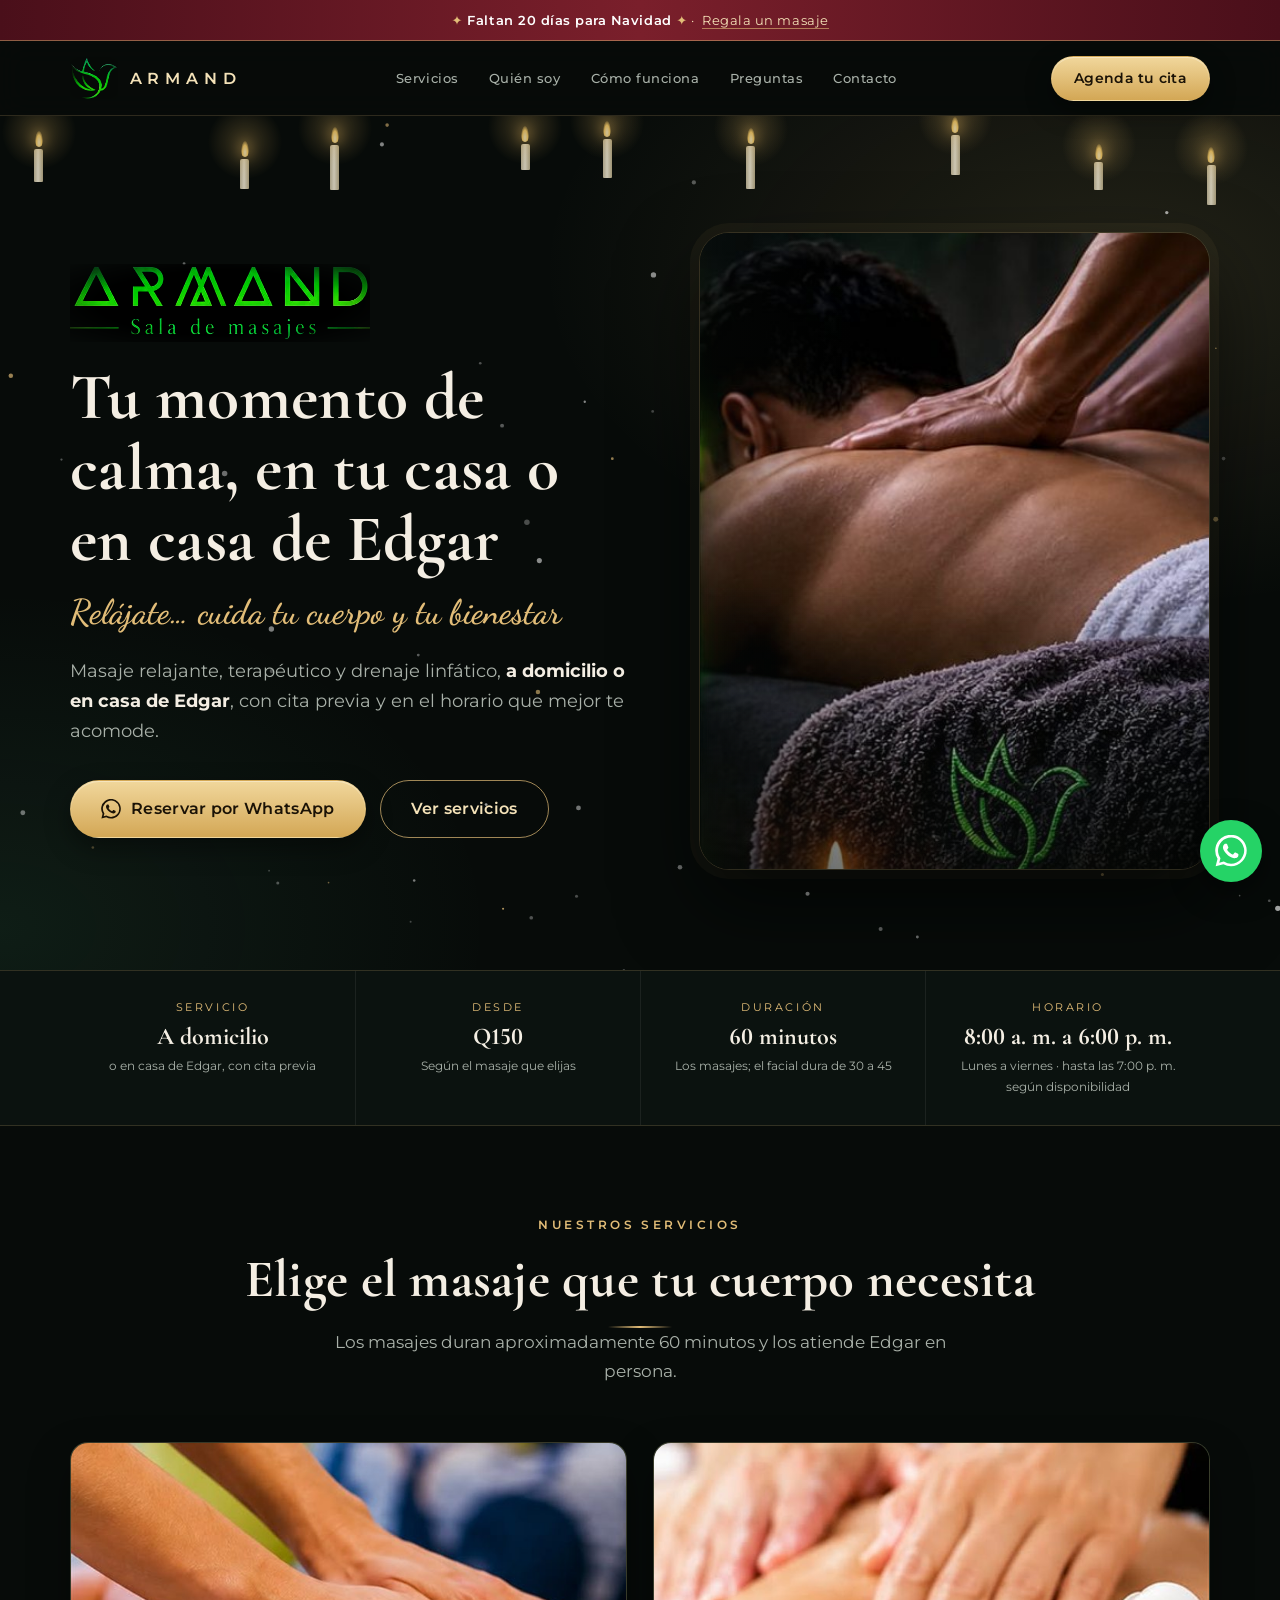
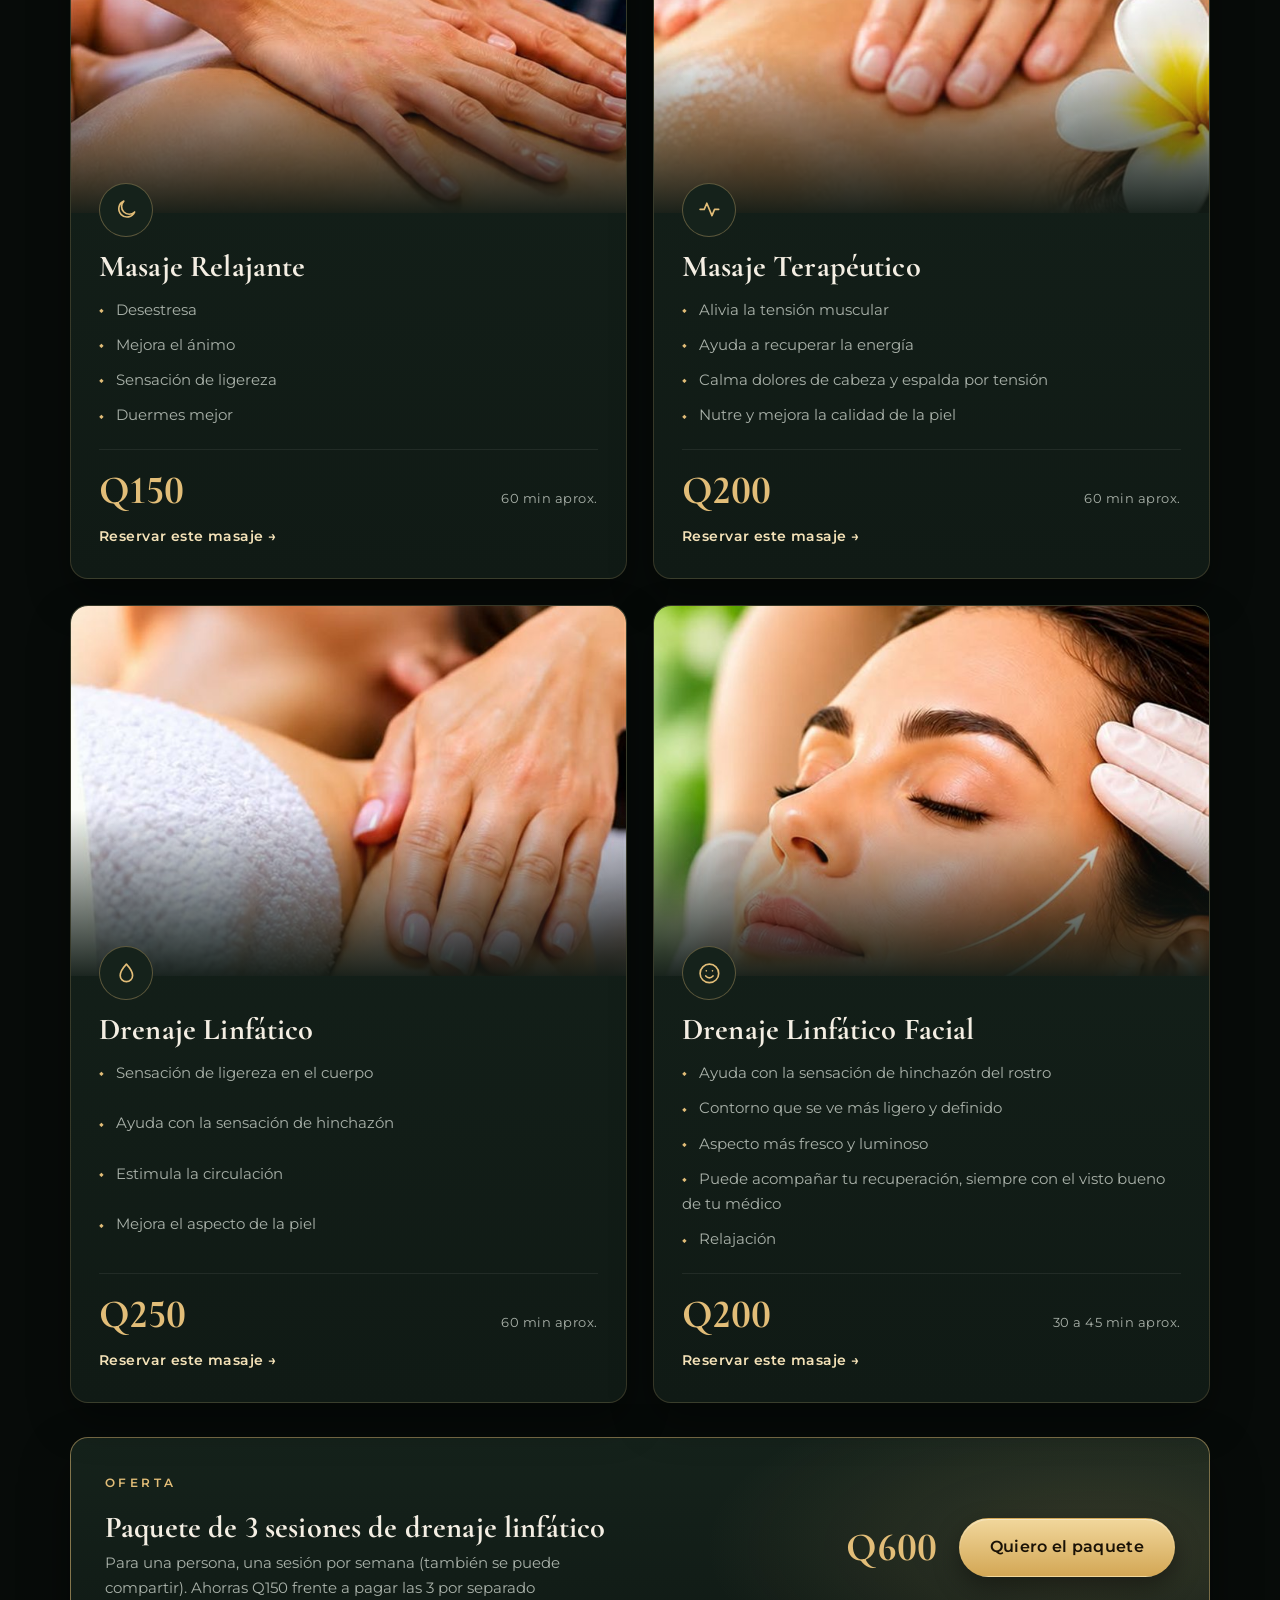
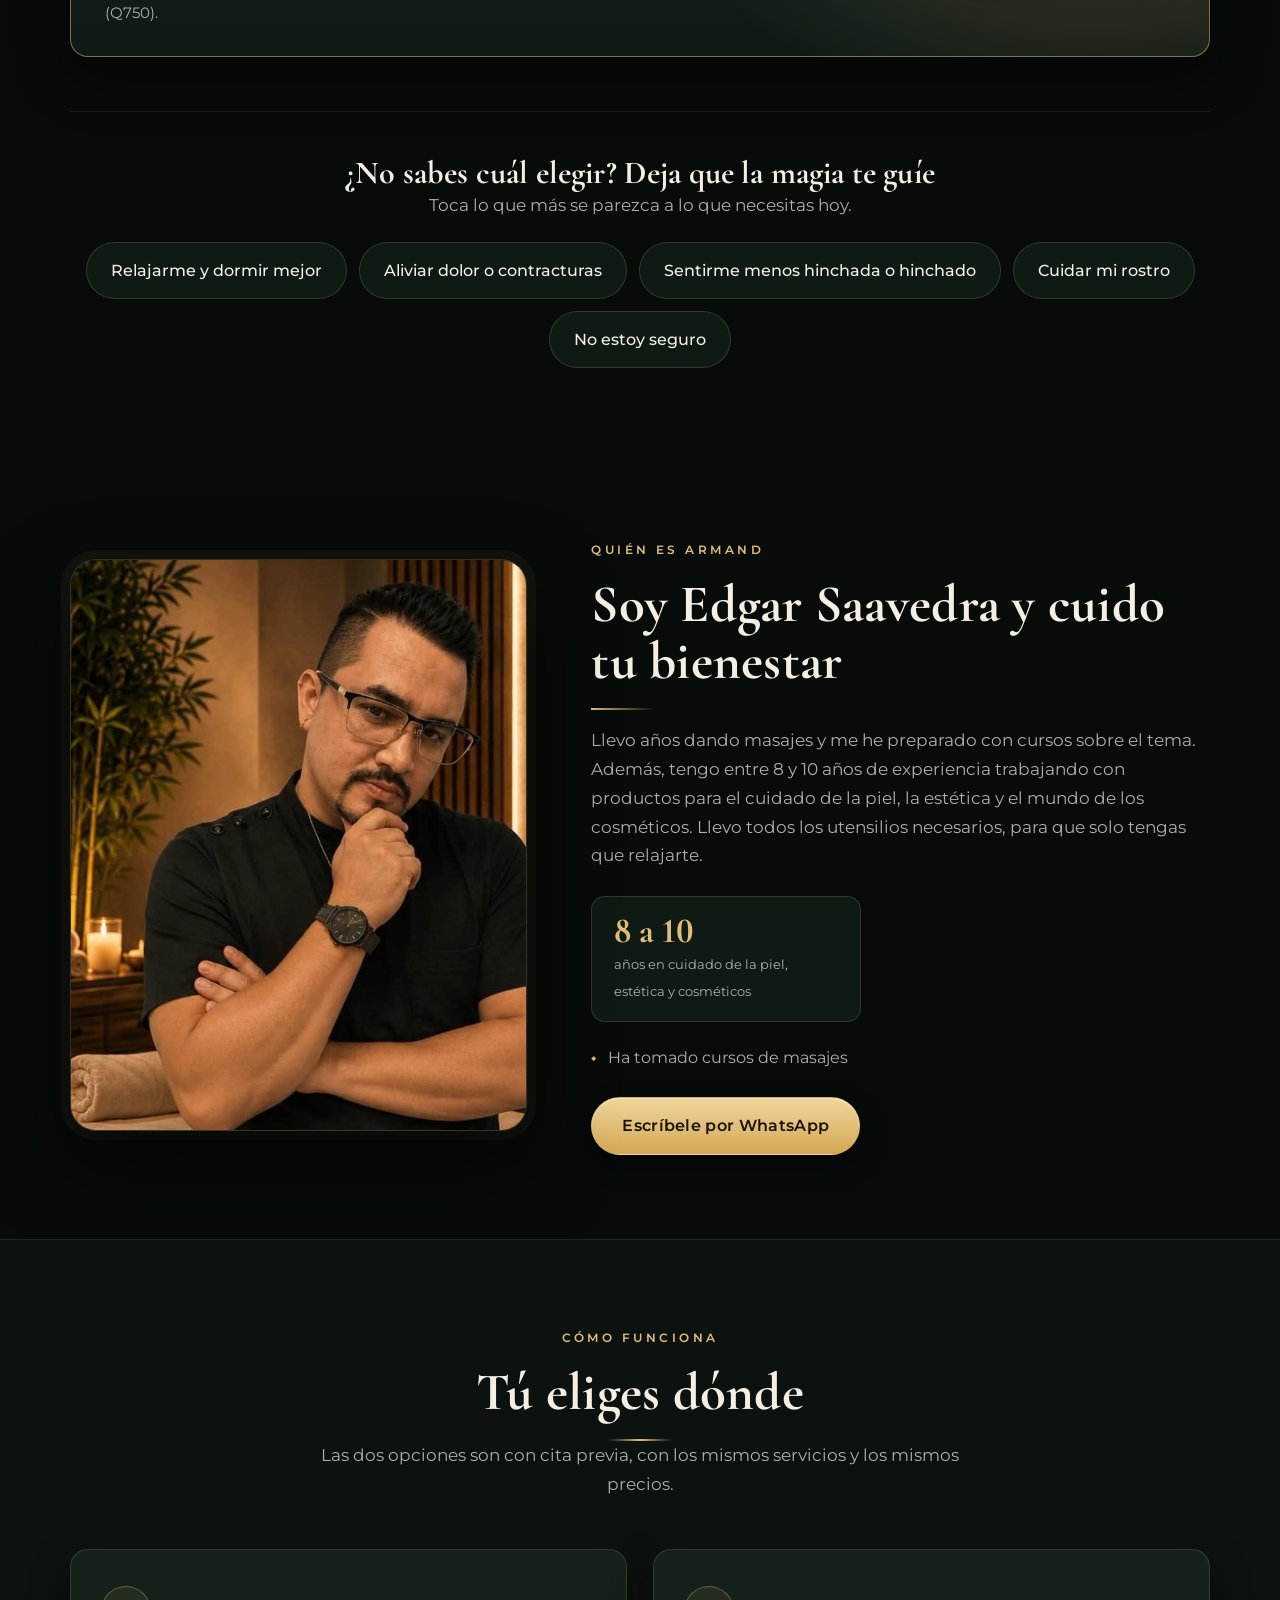
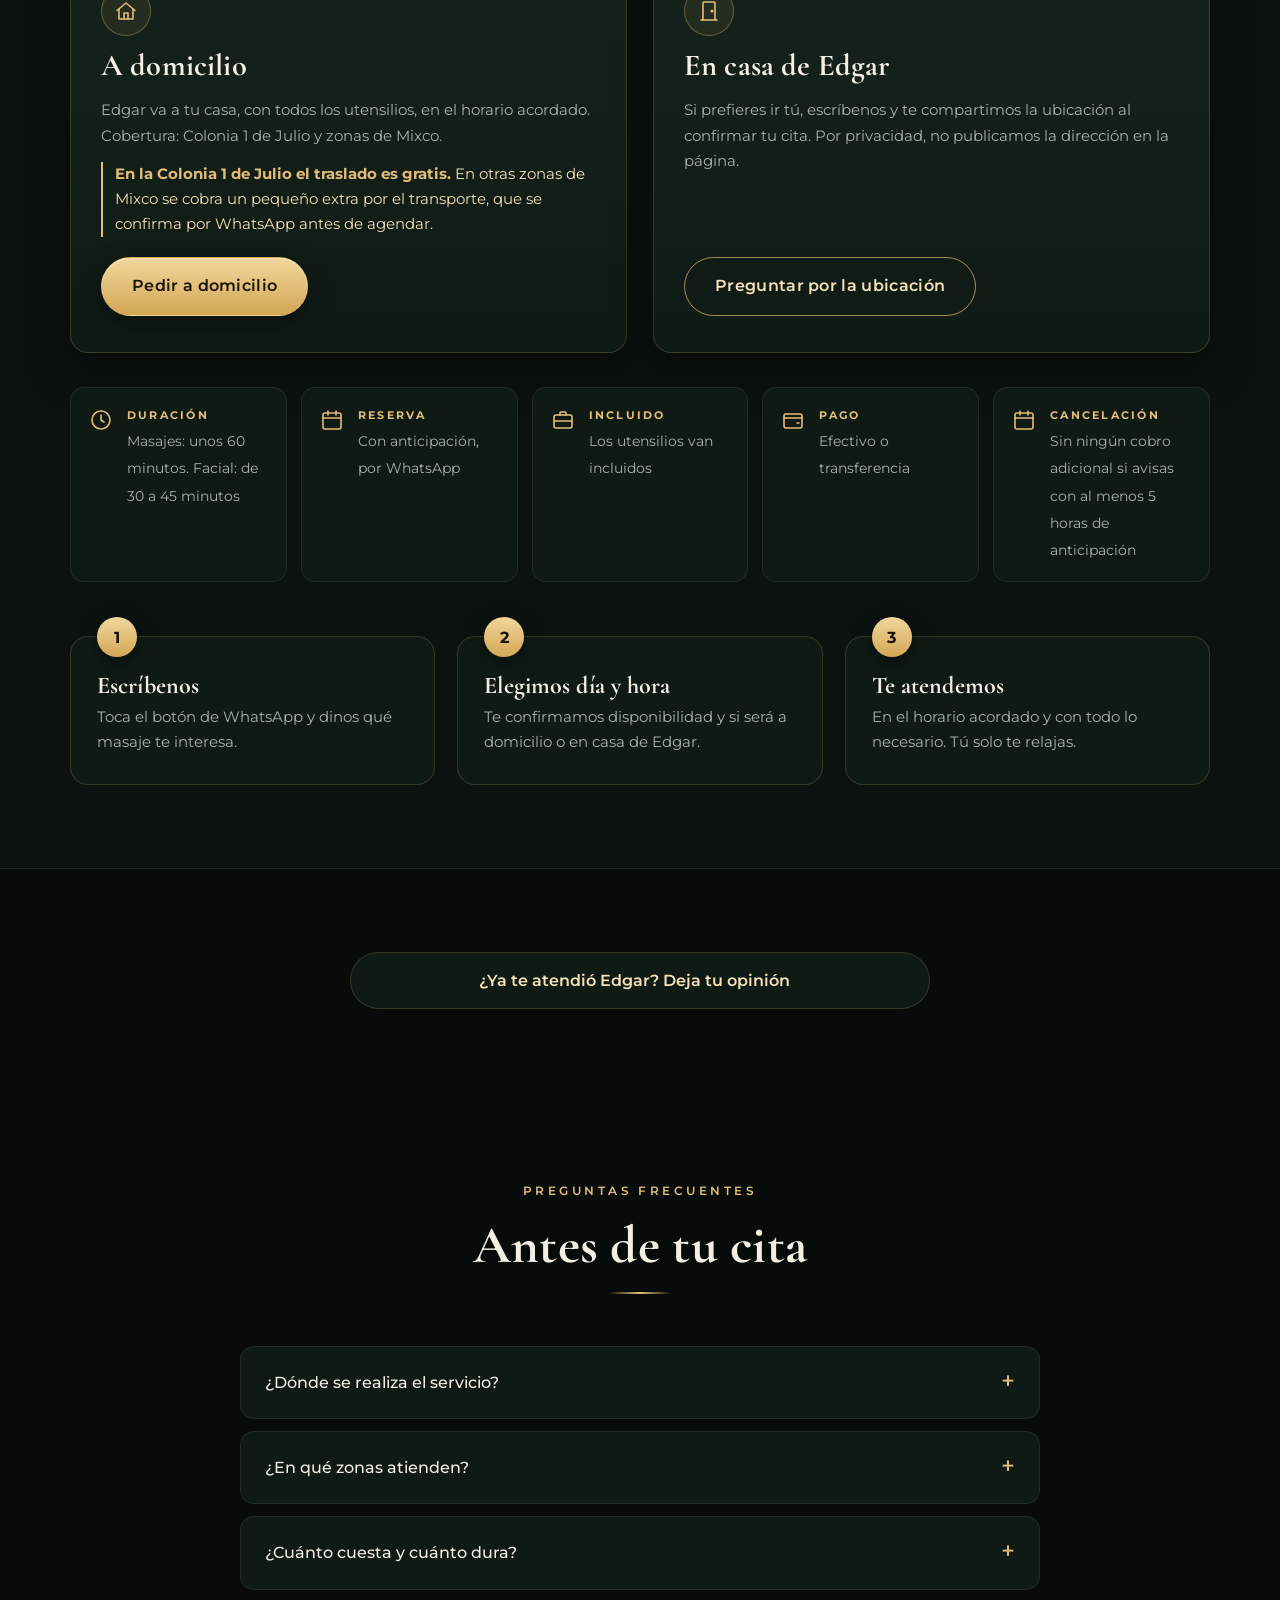
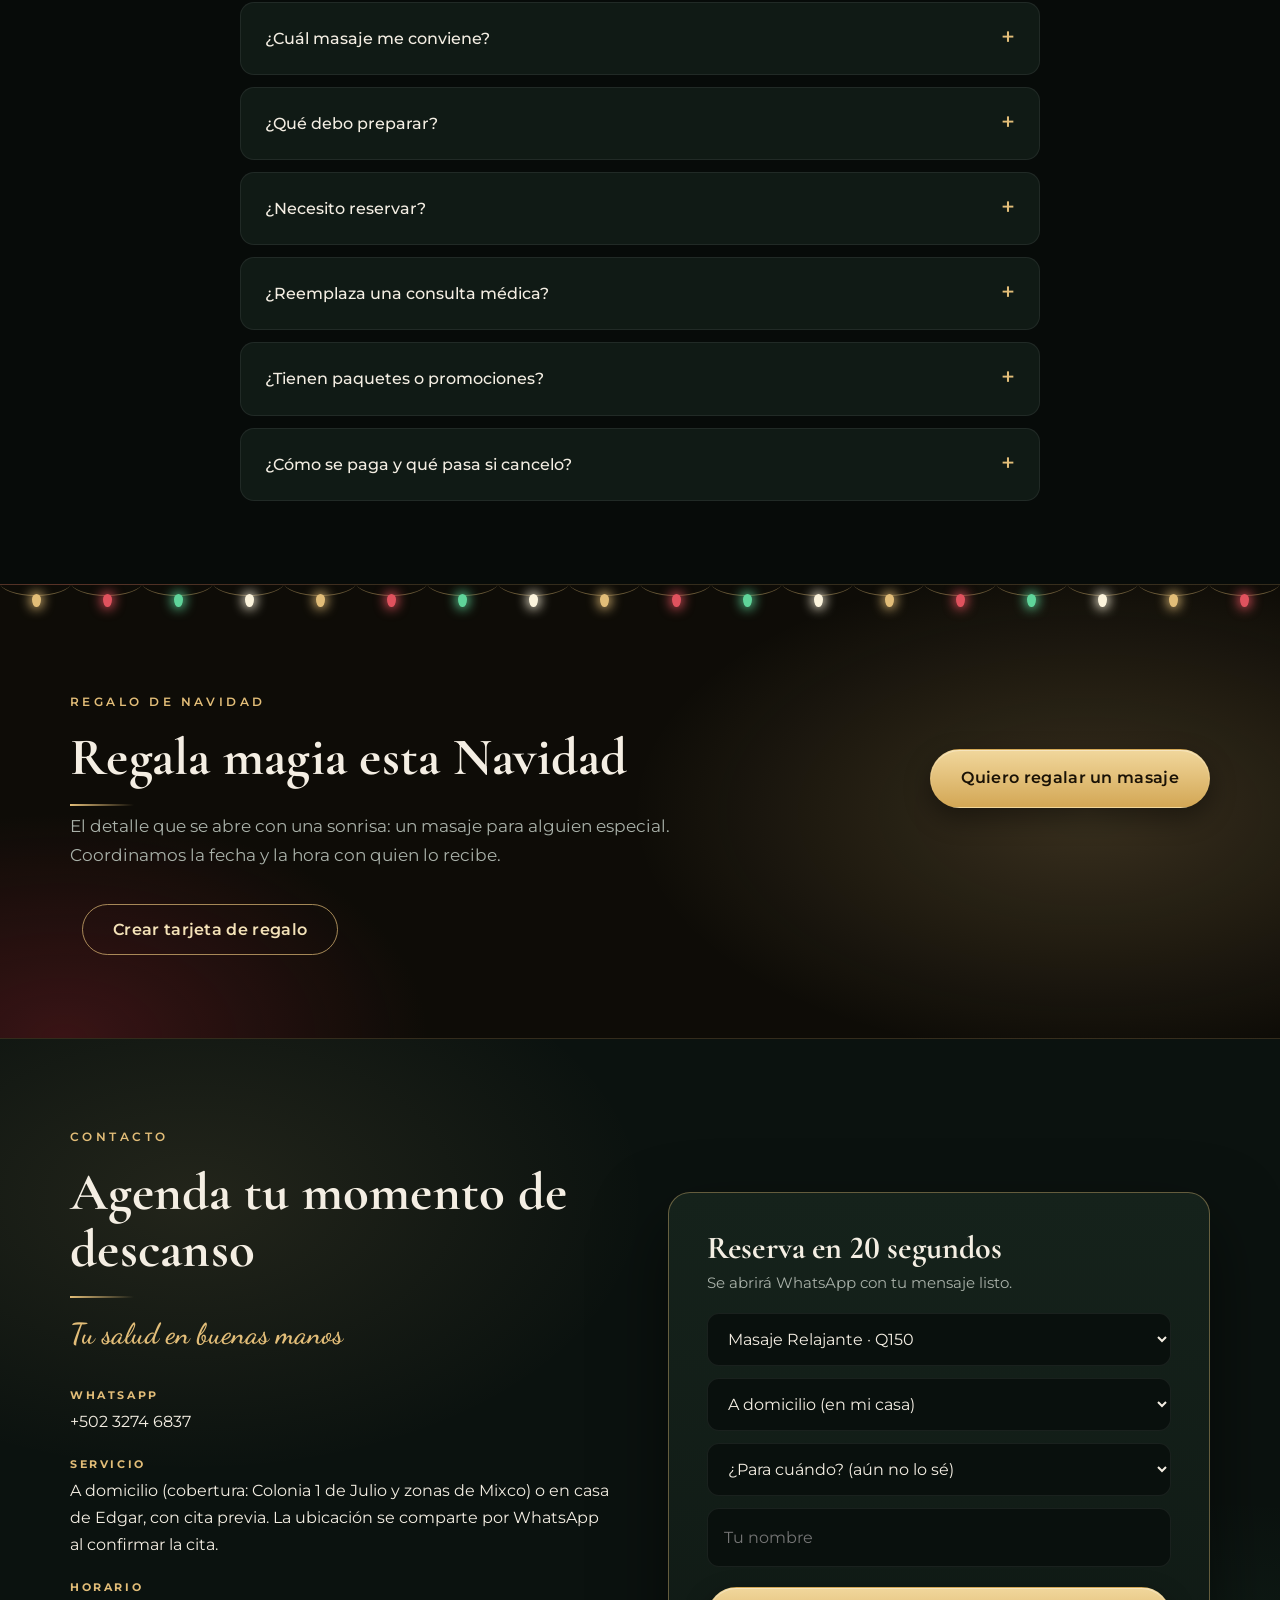
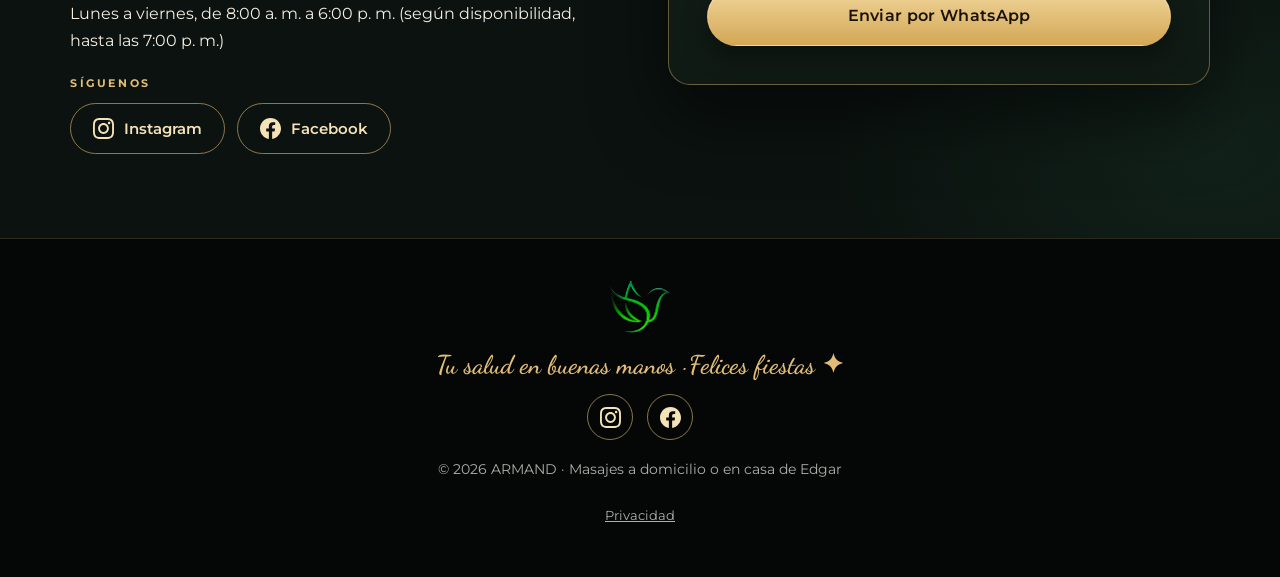
<file: index.html>
<!doctype html>
<html lang="es">
<head>
<meta charset="utf-8">
<meta name="viewport" content="width=device-width, initial-scale=1">
<title>ARMAND | Masajes a domicilio en Mixco y Colonia 1 de Julio</title>
<meta name="description" content="Masaje relajante (Q150), terapéutico (Q200), drenaje linfático (Q250) y facial (Q200), a domicilio o en casa de Edgar, en Colonia 1 de Julio y zonas de Mixco. Con cita previa por WhatsApp.">
<meta name="theme-color" content="#070b09">
<meta property="og:type" content="website">
<meta property="og:title" content="ARMAND · Masajes a domicilio o en casa de Edgar">
<meta property="og:description" content="Relajante, terapéutico y drenaje linfático desde Q150. Colonia 1 de Julio y zonas de Mixco. Reserva por WhatsApp.">
<meta property="og:url" content="https://armandmasajes.github.io/">
<meta property="og:image" content="https://armandmasajes.github.io/fotos/og.jpg">
<meta property="og:image:width" content="1200">
<meta property="og:image:height" content="630">
<meta property="og:image:alt" content="ARMAND, masajes a domicilio o en casa de Edgar">
<meta name="twitter:card" content="summary_large_image">
<link rel="canonical" href="https://armandmasajes.github.io/">
<meta property="og:locale" content="es_GT">
<link rel="icon" href="fotos/logo-ave.png">
<link rel="apple-touch-icon" href="fotos/logo-ave.png">
<link rel="preconnect" href="https://fonts.googleapis.com">
<link rel="preconnect" href="https://fonts.gstatic.com" crossorigin>
<link href="https://fonts.googleapis.com/css2?family=Cormorant+Garamond:wght@500;600;700&family=Dancing+Script:wght@500;600&family=Montserrat:wght@400;500;600;700&display=swap" rel="stylesheet">
<style>
:root{
  --fondo:#070b09; --fondo-2:#0b120f; --panel:#101a15; --panel-2:#15221b;
  --linea:rgba(226,189,120,.18); --linea-2:rgba(255,255,255,.07);
  --oro:#e2bd78; --oro-2:#b98a4b; --oro-claro:#f4e2b8; --verde:#5fd49a;
  --neon:#e2bd78; /* alias: los acentos ahora son dorados */
  --texto:#f4eee3; --suave:#a9b1a9; --radio:18px;
  --serif:'Cormorant Garamond',Georgia,serif;
}
*{box-sizing:border-box;margin:0;padding:0}
html{scroll-behavior:smooth}
body{font-family:'Montserrat',system-ui,sans-serif;color:var(--texto);background:radial-gradient(1200px 600px at 50% -10%,rgba(95,212,154,.07),transparent 60%),var(--fondo);line-height:1.7;-webkit-font-smoothing:antialiased}
img{max-width:100%;display:block}
a{color:inherit;text-decoration:none}
h1,h2,h3{font-family:var(--serif);font-weight:700;line-height:1.08;letter-spacing:.005em;color:var(--texto)}
h1{font-size:clamp(2.5rem,5.2vw,4.1rem)}
h2{font-size:clamp(2.1rem,4.6vw,3.3rem)}
h3{font-size:1.65rem}
.script{font-family:'Dancing Script',cursive;font-weight:600;color:var(--oro)}
.wrap{width:min(1140px,100% - 40px);margin-inline:auto}
section{padding:clamp(48px,6.5vw,84px) 0;position:relative}
.eyebrow{display:inline-block;font-size:.72rem;letter-spacing:.3em;text-transform:uppercase;color:var(--oro);font-weight:600;margin-bottom:16px}
.lead{color:var(--suave);font-size:1.06rem;max-width:58ch}
.centro{text-align:center}.centro .lead{margin-inline:auto}
h2::after{content:"";display:block;width:64px;height:2px;background:linear-gradient(90deg,var(--oro),transparent);margin-top:18px}
.centro h2::after{margin-inline:auto;background:linear-gradient(90deg,transparent,var(--oro),transparent)}

/* Botones */
.btn{display:inline-flex;align-items:center;gap:10px;padding:15px 30px;border-radius:999px;font-weight:600;font-size:.98rem;letter-spacing:.02em;border:1.5px solid transparent;cursor:pointer;transition:transform .2s,box-shadow .25s,background .2s,color .2s;font-family:inherit}
.btn:hover{transform:translateY(-2px)}
.btn-neon,.btn-gold{background:linear-gradient(180deg,#f1d79c,#d3a755);color:#1a1206;box-shadow:0 10px 26px rgba(0,0,0,.4),inset 0 1px 0 rgba(255,255,255,.35)}
.btn-neon:hover,.btn-gold:hover{box-shadow:0 14px 32px rgba(226,189,120,.3),inset 0 1px 0 rgba(255,255,255,.35)}
.btn-line{border-color:rgba(226,189,120,.7);color:var(--oro-claro);background:transparent}
.btn-line:hover{background:rgba(226,189,120,.12)}
.btn svg{width:20px;height:20px;fill:currentColor}

/* Encabezado */
header{position:sticky;top:0;z-index:50;background:rgba(7,11,9,.86);backdrop-filter:blur(14px);border-bottom:1px solid var(--linea)}
.nav{display:flex;align-items:center;justify-content:space-between;height:74px}
.marca{display:flex;align-items:center;gap:12px}
.marca img{height:42px;width:auto}
.marca b{font-size:1rem;font-weight:600;letter-spacing:.36em;color:var(--oro-claro)}
nav ul{display:flex;gap:30px;list-style:none;font-size:.84rem;font-weight:500;letter-spacing:.04em}
nav a{color:var(--suave);transition:color .2s}
nav a:hover{color:var(--oro-claro)}
.nav .btn{padding:10px 22px;font-size:.85rem}
nav a{white-space:nowrap}
@media(max-width:1120px){nav ul{display:none}}
@media(max-width:860px){.marca b{font-size:.9rem}}

/* Hero */
.hero{overflow:hidden;padding-top:clamp(48px,7vw,100px);padding-bottom:clamp(56px,8vw,100px);background:
  radial-gradient(900px 520px at 88% 18%,rgba(226,189,120,.13),transparent 65%),
  radial-gradient(700px 480px at 0% 95%,rgba(95,212,154,.09),transparent 70%),var(--fondo)}
.hero-grid{display:grid;grid-template-columns:1.05fr .95fr;gap:clamp(32px,5vw,72px);align-items:center}
.hero .nombre,.marca img,footer img{mix-blend-mode:screen;filter:brightness(.82) contrast(1.5);-webkit-mask-image:radial-gradient(ellipse 72% 72% at 50% 50%,#000 55%,transparent 100%);mask-image:radial-gradient(ellipse 72% 72% at 50% 50%,#000 55%,transparent 100%)}
.hero .nombre{width:min(300px,72%);margin-bottom:20px}
.hero h1{margin-bottom:16px}
.hero .script{font-size:clamp(1.5rem,3.2vw,2.15rem);line-height:1.25;margin:0 0 22px}
.hero .lead{margin-bottom:34px;font-size:1.1rem}
.cta-row{display:flex;flex-wrap:wrap;gap:14px}
.hero-foto{position:relative;border-radius:30px;overflow:hidden;border:1px solid var(--linea);box-shadow:0 34px 80px rgba(0,0,0,.6),0 0 0 9px rgba(226,189,120,.05);aspect-ratio:4/5}
.hero-foto img{width:100%;height:100%;object-fit:cover;object-position:center top}
.hero-foto::after{content:"";position:absolute;inset:0;background:linear-gradient(180deg,transparent 55%,rgba(7,11,9,.55)),linear-gradient(90deg,rgba(7,11,9,.4),transparent 30%)}
@media(max-width:860px){.hero-grid{grid-template-columns:1fr}.hero-foto{max-width:440px;margin-inline:auto;aspect-ratio:1/1}
  .hero{padding-top:28px}.hero .nombre{width:170px;margin-bottom:10px}.hero h1{font-size:2.15rem;margin-bottom:10px}
  .hero .script{font-size:1.35rem;margin-bottom:12px}.hero .lead{font-size:1rem;margin-bottom:22px}}

/* Franja de datos clave */
.franja{padding:0;background:var(--fondo-2);border-block:1px solid var(--linea)}
.franja-grid{display:grid;grid-template-columns:repeat(4,1fr)}
.franja-item{padding:28px 20px;text-align:center;border-left:1px solid var(--linea-2)}
.franja-item:first-child{border-left:0}
.franja-item small{display:block;font-size:.66rem;letter-spacing:.24em;text-transform:uppercase;color:var(--oro);margin-bottom:6px}
.franja-item b{display:block;font-family:var(--serif);font-size:1.5rem;font-weight:700;color:var(--texto);line-height:1.15}
.franja-item span{display:block;font-size:.78rem;color:var(--suave);margin-top:4px}
/* números normales (no de "libro antiguo") en la tipografía de títulos */
h1,h2,h3,.precio,.franja-item b,.ben .n,.ben b,.res-num,.quien-datos b,.resena p{font-variant-numeric:lining-nums;font-feature-settings:"lnum" 1}
@media(max-width:760px){.franja-grid{grid-template-columns:repeat(2,1fr)}.franja-item:nth-child(3){border-left:0}.franja-item:nth-child(n+3){border-top:1px solid var(--linea-2)}}

/* Servicios */
.servicios{display:grid;grid-template-columns:repeat(auto-fit,minmax(290px,1fr));gap:26px;margin-top:56px;text-align:left}
.card{background:linear-gradient(180deg,var(--panel-2),var(--panel));border:1px solid var(--linea);border-radius:var(--radio);padding:36px 30px;display:flex;flex-direction:column;gap:14px;box-shadow:0 18px 40px rgba(0,0,0,.35);transition:transform .3s,box-shadow .3s,border-color .3s}
.card:hover{transform:translateY(-6px);border-color:rgba(226,189,120,.55);box-shadow:0 28px 56px rgba(0,0,0,.5)}
.card .ico{width:54px;height:54px;border-radius:50%;background:rgba(226,189,120,.08);border:1px solid rgba(226,189,120,.35);display:grid;place-items:center;font-size:1.5rem}
.card h3{font-size:1.9rem}
.card ul{list-style:none;display:grid;gap:10px;color:var(--suave);font-size:.93rem;flex:1}
.card li::before{content:"◆";color:var(--oro);font-size:.5rem;margin-right:12px;vertical-align:middle}
.pie-card{display:flex;align-items:flex-end;justify-content:space-between;gap:12px;border-top:1px solid var(--linea-2);padding-top:20px;margin-top:6px}
.precio{font-family:var(--serif);font-size:2.5rem;font-weight:700;color:var(--oro);line-height:1}
.dur{font-size:.8rem;color:var(--suave);letter-spacing:.04em}
.card .reservar{color:var(--oro-claro);font-weight:600;font-size:.9rem;letter-spacing:.03em}
.card .reservar:hover{color:var(--oro)}
.nota{margin-top:34px;color:var(--suave);font-size:.92rem}

/* Dónde te atendemos */
.donde-grid{display:grid;grid-template-columns:repeat(auto-fit,minmax(300px,1fr));gap:26px;margin-top:50px;text-align:left}
.donde-grid .card p{color:var(--suave);font-size:.95rem;flex:1}
.donde-grid .btn{align-self:flex-start;margin-top:6px}
/* Selector, regalo */
[hidden]{display:none !important}
.sr{position:absolute;width:1px;height:1px;overflow:hidden;clip:rect(0 0 0 0);white-space:nowrap}
.oculto{position:absolute;left:-9999px;height:0;overflow:hidden}
.suave{color:var(--suave)}
.eyebrow-oro{color:var(--oro)}
.quiz{background:var(--fondo-2);border-block:1px solid var(--linea-2)}
.quiz-opciones{display:flex;flex-wrap:wrap;gap:12px;justify-content:center;margin-top:34px}
.quiz-btn{font:inherit;font-weight:500;color:var(--texto);background:var(--panel);border:1px solid var(--linea);border-radius:999px;padding:14px 24px;cursor:pointer;transition:border-color .2s,background .2s,color .2s,transform .2s}
.quiz-btn:hover{border-color:var(--oro);transform:translateY(-2px)}
.quiz-btn[aria-pressed="true"]{background:rgba(226,189,120,.14);border-color:var(--oro);color:var(--oro-claro)}
.quiz-resultado{max-width:540px;margin:32px auto 0;text-align:left;background:linear-gradient(180deg,var(--panel-2),var(--panel));border:1px solid rgba(226,189,120,.45);border-radius:var(--radio);padding:30px;display:grid;gap:12px;box-shadow:0 24px 50px rgba(0,0,0,.45)}
.q-rec{font-size:.7rem;letter-spacing:.26em;text-transform:uppercase;color:var(--oro);font-weight:600}
.quiz-resultado h3{font-size:2rem}
.quiz-resultado p,.quiz-resultado small{color:var(--suave)}
.quiz-resultado small{font-size:.8rem}
.quiz-resultado .btn{justify-self:start}
.regalo{background:radial-gradient(700px 380px at 85% 50%,rgba(226,189,120,.15),transparent 65%),#0e0c07;border-block:1px solid var(--linea)}
.regalo-caja{display:flex;align-items:center;justify-content:space-between;gap:34px;flex-wrap:wrap}
.regalo-caja .lead{margin-top:6px}

/* Galería */
.galeria{background:linear-gradient(180deg,var(--fondo),#0d0f0a 55%,var(--fondo-2))}
.fotos{display:grid;grid-template-columns:repeat(auto-fit,minmax(250px,1fr));gap:22px;margin-top:50px}
.fotos button{border:1px solid var(--linea);border-radius:var(--radio);overflow:hidden;background:none;cursor:zoom-in;padding:0;box-shadow:0 18px 40px rgba(0,0,0,.4);transition:transform .3s,border-color .3s,box-shadow .3s}
.fotos button:hover{transform:translateY(-5px);border-color:rgba(226,189,120,.55);box-shadow:0 26px 52px rgba(0,0,0,.55)}
.fotos img{width:100%;aspect-ratio:1/1;object-fit:cover}
dialog{border:none;background:transparent;max-width:min(92vw,640px);margin:auto;padding:0}
dialog::backdrop{background:rgba(0,0,0,.9)}
dialog img{width:100%;border-radius:var(--radio);box-shadow:0 0 70px rgba(226,189,120,.25)}
dialog button{position:absolute;top:-14px;right:-6px;width:42px;height:42px;border-radius:50%;border:none;background:var(--oro);color:#1a1206;font-size:1.4rem;font-weight:700;cursor:pointer}

/* Quién es ARMAND (se muestra solo si hay datos) */
.quien-grid{display:grid;grid-template-columns:.85fr 1.15fr;gap:clamp(30px,5vw,72px);align-items:center}
.quien-foto{aspect-ratio:4/5;border-radius:26px;border:1px solid var(--linea);box-shadow:0 34px 80px rgba(0,0,0,.6),0 0 0 9px rgba(226,189,120,.05);background:linear-gradient(160deg,var(--panel),var(--fondo-2));overflow:hidden;position:relative}
.quien-foto img{position:absolute;inset:0;width:100%;height:100%;object-fit:cover}
.quien-datos{display:flex;flex-wrap:wrap;gap:14px;margin-top:26px}
.quien-datos div{background:var(--panel);border:1px solid var(--linea);border-radius:14px;padding:16px 22px;min-width:130px;max-width:270px}
.quien-datos b{display:block;font-family:var(--serif);font-size:2.2rem;color:var(--oro);line-height:1.05}
.quien-datos span{font-size:.8rem;color:var(--suave)}
.quien-lista{list-style:none;margin-top:22px;display:grid;gap:10px;color:var(--suave)}
.quien-lista li::before{content:"◆";color:var(--oro);font-size:.55rem;margin-right:12px;vertical-align:middle}
@media(max-width:860px){.quien-grid{grid-template-columns:1fr}.quien-foto{width:100%;max-width:360px;margin-inline:auto}}

/* Por qué */
.ben-grid{display:grid;grid-template-columns:repeat(auto-fit,minmax(230px,1fr));gap:36px;margin-top:54px;text-align:left}
.ben{padding-top:22px;border-top:1px solid var(--linea)}
.ben .n{font-family:var(--serif);font-size:3rem;font-weight:700;color:var(--oro);line-height:1}
.ben b{display:block;font-family:var(--serif);font-size:1.6rem;margin:10px 0 6px}
.ben p{font-size:.93rem;color:var(--suave)}

/* Pasos */
#como{background:var(--fondo-2);border-block:1px solid var(--linea-2)}
.pasos{display:grid;grid-template-columns:repeat(auto-fit,minmax(240px,1fr));gap:28px;margin-top:56px;text-align:left;counter-reset:p}
.paso{position:relative;padding:36px 26px 28px;background:var(--panel);border:1px solid var(--linea);border-radius:var(--radio)}
.paso::before{counter-increment:p;content:counter(p);position:absolute;top:-20px;left:26px;width:40px;height:40px;border-radius:50%;background:linear-gradient(180deg,#f1d79c,#d3a755);color:#1a1206;display:grid;place-items:center;font-weight:700;box-shadow:0 8px 20px rgba(0,0,0,.4)}
.paso h3{font-size:1.5rem;margin-bottom:6px}
.paso p{color:var(--suave);font-size:.93rem}

/* Opiniones */
.resumen{display:flex;align-items:center;justify-content:center;gap:18px;margin:34px 0 8px;text-align:left}
.res-num{font-family:var(--serif);font-size:4rem;font-weight:700;color:var(--oro);line-height:1}
.res-estrellas{color:var(--oro);letter-spacing:3px;font-size:1.2rem}
.res-total{color:var(--suave);font-size:.9rem}
.resenas-lista{display:grid;grid-template-columns:repeat(auto-fit,minmax(270px,1fr));gap:20px;margin-top:28px;text-align:left}
.resena{background:var(--panel);border:1px solid var(--linea);border-radius:var(--radio);padding:26px}
.resena p{margin:10px 0;font-family:var(--serif);font-size:1.3rem;line-height:1.35}
.resena small{color:var(--suave)}
.resena-caja{max-width:580px;margin:50px auto 0;background:linear-gradient(180deg,var(--panel-2),var(--panel));border:1px solid var(--linea);border-radius:var(--radio);padding:34px;text-align:left;box-shadow:0 24px 50px rgba(0,0,0,.4)}
.resena-caja h3{font-size:1.9rem}
.resena-caja form{margin-top:20px;display:grid;gap:18px}
.resena-caja fieldset{border:0;padding:0}
.resena-caja legend{font-weight:600;font-size:.86rem;letter-spacing:.04em;margin-bottom:8px}
.estrellas-input{display:flex;flex-direction:row-reverse;justify-content:flex-end;gap:4px}
.estrellas-input input{position:absolute;opacity:0;pointer-events:none}
.estrellas-input label{font-size:2.3rem;line-height:1;color:#35403a;cursor:pointer;transition:color .15s,transform .15s}
.estrellas-input label:hover,.estrellas-input label:hover ~ label,.estrellas-input input:checked ~ label{color:var(--oro)}
.estrellas-input label:hover{transform:scale(1.15)}
.estrellas-input input:focus-visible + label{outline:3px solid var(--oro);outline-offset:3px;border-radius:6px}
.campo{display:grid;gap:6px;font-weight:600;font-size:.86rem;letter-spacing:.04em}
.campo input,.campo textarea{font:inherit;font-weight:400;letter-spacing:0;color:var(--texto);background:#09100d;border:1px solid var(--linea-2);border-radius:12px;padding:14px 16px;resize:vertical;transition:border-color .2s}
.campo input:focus,.campo textarea:focus{outline:none;border-color:var(--oro)}
#resMsg{min-height:1.4em;font-size:.92rem}
#resMsg.ok{color:var(--verde)}
#resMsg.error{color:#ffb4a8}
.resena-caja .btn-line{margin-top:14px}

/* FAQ */
.faq{max-width:800px;margin:52px auto 0;display:grid;gap:12px;text-align:left}
details{background:var(--panel);border:1px solid var(--linea-2);border-radius:14px;padding:4px 24px;transition:border-color .2s}
details[open],details:hover{border-color:var(--linea)}
summary{cursor:pointer;font-weight:500;padding:18px 0;list-style:none;display:flex;justify-content:space-between;gap:16px}
summary::-webkit-details-marker{display:none}
summary::after{content:"+";font-size:1.5rem;color:var(--oro);line-height:1}
details[open] summary::after{content:"–"}
details p{padding:0 0 20px;color:var(--suave);font-size:.95rem}

/* Contacto */
.contacto{background:radial-gradient(700px 420px at 15% 20%,rgba(226,189,120,.11),transparent 65%),radial-gradient(600px 400px at 95% 90%,rgba(95,212,154,.08),transparent 65%),var(--fondo-2)}
.contacto-grid{display:grid;grid-template-columns:1fr 1fr;gap:56px;align-items:center}
.datos{display:grid;gap:20px;margin-top:28px}
.datos b{display:block;font-size:.68rem;letter-spacing:.24em;text-transform:uppercase;color:var(--oro);margin-bottom:3px}
.caja-reserva{background:linear-gradient(180deg,var(--panel-2),var(--panel));border:1px solid rgba(226,189,120,.4);border-radius:22px;padding:38px;box-shadow:0 30px 70px rgba(0,0,0,.5)}
.caja-reserva h3{font-size:2rem}
.caja-reserva p{color:var(--suave);font-size:.93rem;margin:6px 0 4px}
.caja-reserva select,.caja-reserva input{width:100%;padding:15px 16px;border-radius:12px;border:1px solid var(--linea-2);background:#09100d;font:inherit;color:var(--texto);margin-top:12px}
.caja-reserva select:focus,.caja-reserva input:focus{outline:none;border-color:var(--oro)}
.caja-reserva .btn{width:100%;justify-content:center;margin-top:20px}
@media(max-width:860px){.contacto-grid{grid-template-columns:1fr}}
.redes-grandes{display:flex;flex-wrap:wrap;gap:12px;margin-top:10px}
.redes-grandes a{display:inline-flex;align-items:center;gap:10px;padding:12px 22px;border:1.5px solid rgba(226,189,120,.6);border-radius:999px;color:var(--oro-claro);font-weight:600;font-size:.95rem;transition:background .2s,color .2s,transform .2s}
.redes-grandes a:hover{background:rgba(226,189,120,.14);transform:translateY(-2px)}
.redes-grandes svg,.redes-pie svg{width:21px;height:21px;fill:currentColor}
.redes-pie{display:flex;justify-content:center;gap:14px;margin:6px 0 18px}
.redes-pie a{width:46px;height:46px;border-radius:50%;border:1.5px solid rgba(226,189,120,.6);color:var(--oro-claro);display:grid;place-items:center;transition:background .2s,transform .2s}
.redes-pie a:hover{background:rgba(226,189,120,.14);transform:translateY(-2px)}

footer{background:#040706;border-top:1px solid var(--linea);padding:40px 0;text-align:center;color:var(--suave);font-size:.85rem}
footer img{height:54px;margin:0 auto 10px}
footer .script{font-size:1.6rem;display:block;margin-bottom:8px}

.flotante{position:fixed;right:18px;bottom:18px;z-index:60;width:62px;height:62px;border-radius:50%;background:#25d366;display:grid;place-items:center;box-shadow:0 10px 28px rgba(0,0,0,.5);transition:transform .2s}
.flotante:hover{transform:scale(1.08)}
.flotante svg{width:32px;height:32px;fill:#fff}

.skip{position:absolute;left:-999px;top:8px;background:var(--oro);color:#1a1206;padding:10px 16px;border-radius:8px;z-index:100;font-weight:600}
.skip:focus{left:12px}
.rev{opacity:0;transform:translateY(22px);transition:opacity .7s,transform .7s}
.rev.ok{opacity:1;transform:none}
@media(prefers-reduced-motion:reduce){.rev{opacity:1;transform:none;transition:none}html{scroll-behavior:auto}}
:focus-visible{outline:3px solid var(--oro);outline-offset:3px}

/* ===== Versión 3: íconos de línea, tarjetas con foto, secciones nuevas ===== */
.i{width:1em;height:1em;fill:none;stroke:currentColor;stroke-width:1.6;stroke-linecap:round;stroke-linejoin:round;flex:none}
.card .ico{color:var(--oro);font-size:1.55rem}
.serv-card{padding:0;overflow:hidden;gap:0}
.serv-card .foto{aspect-ratio:16/10;overflow:hidden;position:relative;background:var(--panel)}
.serv-card .foto img{width:100%;height:100%;object-fit:cover;transition:transform .6s}
.serv-card:hover .foto img{transform:scale(1.04)}
.serv-card .foto::after{content:"";position:absolute;inset:0;background:linear-gradient(180deg,transparent 55%,rgba(16,26,21,.95))}
.serv-card .cuerpo{padding:0 28px 30px;display:flex;flex-direction:column;gap:14px;flex:1}
.serv-card .ico{margin-top:-30px;position:relative;z-index:1;background:var(--panel-2)}
.donde-grid .card p.traslado{flex:0;color:var(--oro-claro);font-size:.92rem;border-left:2px solid var(--oro);padding-left:12px}
.donde-grid .card p.traslado b{color:var(--oro)}
@media(min-width:900px){.servicios{grid-template-columns:repeat(2,1fr)}.serv-card .foto{aspect-ratio:3/2}}
.paquete{display:flex;align-items:center;justify-content:space-between;gap:28px;flex-wrap:wrap;margin-top:34px;padding:30px 34px;text-align:left;border-radius:var(--radio);border:1px solid rgba(226,189,120,.5);background:radial-gradient(600px 260px at 90% 50%,rgba(226,189,120,.16),transparent 65%),linear-gradient(180deg,var(--panel-2),var(--panel));box-shadow:0 22px 50px rgba(0,0,0,.4)}
.paquete h3{font-size:1.9rem;margin:2px 0 6px}
.paquete p{color:var(--suave);font-size:.93rem;max-width:46ch}
.paquete-der{display:flex;align-items:center;gap:22px;flex-wrap:wrap}
@media(max-width:760px){.paquete{padding:24px 22px}.paquete-der{width:100%;justify-content:space-between}.paquete-der .btn{padding:13px 22px}}
.precio.sin-precio{font-size:1.9rem;padding-bottom:4px}
.mini-quiz{margin-top:54px;padding-top:44px;border-top:1px solid var(--linea-2)}
.mini-quiz h3{font-size:2rem}
.mini-quiz .quiz-opciones{margin-top:22px}
.tranq{display:grid;grid-template-columns:repeat(auto-fit,minmax(220px,1fr));gap:16px;margin-top:46px;text-align:left}
.tranq div{padding:22px 22px 20px;border:1px solid var(--linea);border-radius:14px;background:var(--panel)}
.tranq .i{font-size:1.7rem;color:var(--oro);margin-bottom:10px}
.tranq b{display:block;font-family:var(--serif);font-size:1.35rem;line-height:1.15;margin-bottom:4px}
.tranq p{font-size:.88rem;color:var(--suave);line-height:1.55}
.donde-grid .ico-linea{width:50px;height:50px;border-radius:50%;border:1px solid rgba(226,189,120,.35);background:rgba(226,189,120,.08);display:grid;place-items:center;color:var(--oro);font-size:1.5rem}
.pasos-mini{display:grid;grid-template-columns:repeat(auto-fit,minmax(220px,1fr));gap:22px;margin-top:54px;text-align:left;counter-reset:p}
.practicos{display:grid;grid-template-columns:repeat(auto-fit,minmax(215px,1fr));gap:14px;margin-top:34px;text-align:left}
.pr{display:flex;gap:14px;align-items:flex-start;padding:18px;border:1px solid var(--linea-2);border-radius:14px;background:var(--panel)}
.pr .i{font-size:1.5rem;color:var(--oro);margin-top:2px}
.pr b{display:block;font-size:.7rem;letter-spacing:.2em;text-transform:uppercase;color:var(--oro);margin-bottom:2px}
.pr span{font-size:.9rem;color:var(--suave);line-height:1.5}
#calendario{background:var(--fondo-2);border-block:1px solid var(--linea-2)}
.cal-frame{width:100%;height:540px;border:1px solid var(--linea);border-radius:var(--radio);background:#fff;margin-top:34px}
.quien-video{margin-top:26px;width:100%;max-width:420px;border-radius:var(--radio);border:1px solid var(--linea);background:#000}
.hero-foto video{width:100%;height:100%;object-fit:cover;object-position:center top}
.opina{max-width:580px;margin:0 auto;text-align:left}
.opina>summary{justify-content:center;gap:12px;align-items:center;font-weight:600;color:var(--oro-claro);background:var(--panel);border:1px solid var(--linea);border-radius:999px;padding:14px 26px;cursor:pointer}
.opina>summary::after{content:"";}
.opina[open]>summary{margin-bottom:26px}
details.opina{background:none;border:0;padding:0}
.opina .resena-caja{margin-top:0}
.barra-movil{display:none}
@media(max-width:760px){
  .flotante{display:none}
  .barra-movil{display:flex;position:fixed;left:0;right:0;bottom:0;z-index:60;gap:12px;align-items:center;padding:10px 16px calc(10px + env(safe-area-inset-bottom));background:rgba(7,11,9,.95);backdrop-filter:blur(12px);border-top:1px solid var(--linea)}
  .barra-movil .btn{flex:1;justify-content:center;padding:14px 18px;font-size:.95rem}
  .barra-movil small{display:block;font-size:.72rem;color:var(--suave);line-height:1.25}
  .barra-movil small b{display:block;color:var(--oro-claro);font-size:.95rem;font-family:var(--serif)}
  footer{padding-bottom:96px}
  .cal-frame{height:460px}
}
@media(max-width:760px){
  .serv-card .foto{aspect-ratio:5/4}
  .serv-card .cuerpo{padding:0 22px 24px}
  .tranq{grid-template-columns:1fr 1fr;gap:10px;margin-top:28px}
  .tranq div{padding:16px 14px}.tranq b{font-size:1.1rem}.tranq p{font-size:.8rem}
  .quien-foto{max-width:250px}
  #quien .wrap.centro{margin-top:44px !important}
  .practicos{grid-template-columns:1fr 1fr;gap:10px;margin-top:26px}
  .pr{padding:14px;flex-direction:column;gap:6px}
  .pr.largo{grid-column:1 / -1;flex-direction:row;gap:14px}
  .pr span{font-size:.85rem;line-height:1.45}
  .pasos-mini{gap:30px;margin-top:44px}.paso{padding:28px 22px 20px}
  .donde-grid{gap:16px;margin-top:32px}
  .card{padding:26px 22px}
  .card.serv-card{padding:0}
  .caja-reserva{padding:26px 20px}
  .contacto-grid{gap:34px}
  section{padding:40px 0}
  .hero-foto{aspect-ratio:4/3 !important}
  .card ul{gap:6px;font-size:.88rem}
  .serv-card .cuerpo{gap:10px}
  .pie-card{padding-top:14px}
  .precio{font-size:2.1rem}
  .quiz-opciones{gap:8px;margin-top:20px}
  .quiz-btn{padding:10px 16px;font-size:.88rem}
  .pasos-mini{gap:10px;margin-top:26px}
  .pasos-mini .paso{padding:14px 16px 14px 66px}
  .pasos-mini .paso::before{top:50%;left:16px;transform:translateY(-50%);width:34px;height:34px}
  .pasos-mini .paso h3{font-size:1.2rem;margin-bottom:2px}
  .pasos-mini .paso p{font-size:.85rem;line-height:1.45}
  .paquete{margin-top:24px}
  .paquete h3{font-size:1.6rem}
  .paquete-der{flex-wrap:nowrap;gap:14px}
  .lead{font-size:1rem}
  .mini-quiz{margin-top:38px;padding-top:30px}
  .franja-item{padding:18px 10px}
  summary{padding:14px 0}
  .regalo-caja{gap:20px}
}
.btn:focus-visible,.quiz-btn:focus-visible,summary:focus-visible{outline:3px solid var(--oro-claro);outline-offset:3px}
</style>
<link rel="stylesheet" href="magia.css">
</head>
<body>
<a class="skip" href="#inicio">Saltar al contenido</a>

<header>
  <div class="wrap nav">
    <a href="#inicio" class="marca" aria-label="ARMAND, inicio"><img src="fotos/logo-ave.png" alt=""><b>ARMAND</b></a>
    <nav aria-label="Principal">
      <ul id="navLista">
        <li><a href="#servicios">Servicios</a></li>
        <li><a href="#como">Cómo funciona</a></li>
        <li><a href="#faq">Preguntas</a></li>
        <li><a href="#contacto">Contacto</a></li>
      </ul>
    </nav>
    <a class="btn btn-neon wa-link" href="#">Agenda tu cita</a>
  </div>
</header>

<main id="inicio">
<section class="hero">
  <div class="wrap hero-grid">
    <div>
      <img class="nombre" src="fotos/logo-nombre.png" alt="ARMAND, sala de masajes">
      <h1>Tu momento de calma, en tu casa o en casa de Edgar</h1>
      <p class="script">Relájate… cuida tu cuerpo y tu bienestar</p>
      <p class="lead">Masaje relajante, terapéutico y drenaje linfático, <b style="color:var(--texto)">a domicilio o en casa de Edgar</b>, con cita previa y en el horario que mejor te acomode.</p>
      <div class="cta-row">
        <a class="btn btn-neon wa-link" href="#"><svg viewBox="0 0 24 24" aria-hidden="true"><path d="M20.5 3.5A11.8 11.8 0 0 0 1.9 17.8L.5 23.5l5.8-1.5A11.8 11.8 0 0 0 12 23.5c6.5 0 11.8-5.3 11.8-11.8 0-3.2-1.2-6.1-3.3-8.2zM12 21.5c-1.8 0-3.5-.5-5-1.4l-.4-.2-3.4.9.9-3.3-.2-.4a9.8 9.8 0 1 1 8.1 4.4zm5.4-7.3c-.3-.1-1.7-.9-2-1s-.5-.1-.7.1-.8 1-1 1.2-.4.2-.6.1c-.3-.1-1.2-.4-2.3-1.4-.9-.8-1.4-1.7-1.6-2-.2-.3 0-.5.1-.6l.4-.5.3-.5c.1-.2 0-.4 0-.5l-.9-2.1c-.2-.5-.5-.5-.7-.5h-.6c-.2 0-.5.1-.8.4s-1 1-1 2.4 1 2.8 1.2 3c.1.2 2 3.1 4.9 4.3.7.3 1.2.5 1.6.6.7.2 1.3.2 1.8.1.5-.1 1.7-.7 1.9-1.4.2-.7.2-1.2.2-1.4l-.5-.3z"/></svg>Reservar por WhatsApp</a>
        <a class="btn btn-line" href="#servicios">Ver servicios</a>
      </div>
    </div>
    <div class="hero-foto" id="heroFoto"><img src="fotos/hero.jpg" alt="Masaje de espalda con vela y piedras calientes en ARMAND"></div>
  </div>
</section>

<div class="franja" aria-label="Datos clave">
  <div class="wrap franja-grid">
    <div class="franja-item"><small>Servicio</small><b>A domicilio</b><span>o en casa de Edgar, con cita previa</span></div>
    <div class="franja-item"><small>Desde</small><b>Q150</b><span>Según el masaje que elijas</span></div>
    <div class="franja-item"><small>Duración</small><b>60 minutos</b><span>Los masajes; el facial dura de 30 a 45</span></div>
    <div class="franja-item"><small>Horario</small><b>8:00 a. m. a 6:00 p. m.</b><span>Lunes a viernes · hasta las 7:00 p. m. según disponibilidad</span></div>
  </div>
</div>

<section id="servicios">
  <div class="wrap centro">
    <span class="eyebrow">Nuestros servicios</span>
    <h2>Elige el masaje que tu cuerpo necesita</h2>
    <p class="lead">Los masajes duran aproximadamente 60 minutos y los atiende Edgar en persona.</p>
    <div class="servicios" id="listaServicios"></div>
    <div id="paquetes"></div>

    <div class="mini-quiz">
      <h3>¿No sabes cuál elegir?</h3>
      <p class="lead">Toca lo que más se parezca a lo que necesitas hoy.</p>
      <div class="quiz-opciones" id="quizOpciones" role="group" aria-label="¿Qué necesitas hoy?"></div>
      <div class="quiz-resultado" id="quizResultado" aria-live="polite" hidden></div>
    </div>
  </div>
</section>

<section id="quien" hidden>
  <div class="wrap quien-grid">
    <div class="quien-foto" id="quienFoto"></div>
    <div>
      <span class="eyebrow">Quién es ARMAND</span>
      <h2 id="quienTitulo">Conoce a tu masajista</h2>
      <p class="lead" id="quienTexto" style="margin-top:16px"></p>
      <div class="quien-datos" id="quienDatos"></div>
      <ul class="quien-lista" id="quienLista"></ul>
      <div id="quienVideo"></div>
      <div class="cta-row" style="margin-top:26px">
        <a class="btn btn-neon wa-link" href="#">Escríbele por WhatsApp</a>
        <a class="btn btn-line" id="btnResenas" href="#" target="_blank" rel="noopener" hidden>Ver opiniones en Google</a>
      </div>
    </div>
  </div>
</section>

<section id="como" style="background:var(--fondo-2)">
  <div class="wrap centro">
    <span class="eyebrow">Cómo funciona</span>
    <h2>Tú eliges dónde</h2>
    <p class="lead">Las dos opciones son con cita previa, con los mismos servicios y los mismos precios.</p>
    <div class="donde-grid">
      <article class="card rev">
        <div class="ico-linea" data-i="casa"></div>
        <h3>A domicilio</h3>
        <p>Edgar va a tu casa, con todos los utensilios, en el horario acordado. Cobertura: <span id="dondeZonas"></span>.</p>
        <p class="traslado"><b>En la Colonia 1 de Julio el traslado es gratis.</b> En otras zonas de Mixco se cobra un pequeño extra por el transporte, que se confirma por WhatsApp antes de agendar.</p>
        <a class="btn btn-neon" id="btnDomicilio" href="#" target="_blank" rel="noopener">Pedir a domicilio</a>
      </article>
      <article class="card rev">
        <div class="ico-linea" data-i="puerta"></div>
        <h3>En casa de Edgar</h3>
        <p>Si prefieres ir tú, escríbenos y te compartimos la ubicación al confirmar tu cita. Por privacidad, no publicamos la dirección en la página.</p>
        <a class="btn btn-line" id="btnEspacio" href="#" target="_blank" rel="noopener">Preguntar por la ubicación</a>
      </article>
    </div>

    <div class="practicos" id="practicos"></div>

    <div class="pasos-mini">
      <div class="paso"><h3>Escríbenos</h3><p>Toca el botón de WhatsApp y dinos qué masaje te interesa.</p></div>
      <div class="paso"><h3>Elegimos día y hora</h3><p>Te confirmamos disponibilidad y si será a domicilio o en casa de Edgar.</p></div>
      <div class="paso"><h3>Te atendemos</h3><p>En el horario acordado y con todo lo necesario. Tú solo te relajas.</p></div>
    </div>
  </div>
</section>

<section id="calendario" hidden>
  <div class="wrap centro">
    <span class="eyebrow">Disponibilidad</span>
    <h2>Mira los horarios libres</h2>
    <p class="lead">Los espacios marcados como ocupados ya tienen cita. Elige uno libre y escríbenos para confirmarlo.</p>
    <div id="calFrameBox"></div>
    <div style="margin-top:28px"><a class="btn btn-neon" id="btnCal" href="#" target="_blank" rel="noopener" hidden>Reservar en el calendario</a></div>
  </div>
</section>

<section id="opiniones">
  <div class="wrap centro">
    <div id="opPublicas" hidden>
      <span class="eyebrow">Opiniones</span>
      <h2>Lo que dicen los clientes</h2>
      <div class="resumen" id="resResumen"></div>
      <div class="resenas-lista" id="resLista"></div>
      <div style="height:40px"></div>
    </div>
    <details class="opina">
      <summary>¿Ya te atendió Edgar? Deja tu opinión</summary>
      <div class="resena-caja">
        <h3>Deja tu opinión</h3>
        <p class="suave">Tu calificación y tu comentario nos ayudan a mejorar y a que otras personas nos conozcan.</p>
        <form name="resenas" method="POST" data-netlify="true" netlify-honeypot="bot-field" id="resForm" novalidate>
          <input type="hidden" name="form-name" value="resenas">
          <p class="oculto" aria-hidden="true"><label>No llenar: <input name="_gotcha" tabindex="-1" autocomplete="off"></label></p>
          <fieldset>
            <legend>Tu calificación</legend>
            <div class="estrellas-input">
              <input type="radio" name="calificacion" id="e5" value="5"><label for="e5" title="5 estrellas"><span class="sr">5 estrellas</span>★</label>
              <input type="radio" name="calificacion" id="e4" value="4"><label for="e4" title="4 estrellas"><span class="sr">4 estrellas</span>★</label>
              <input type="radio" name="calificacion" id="e3" value="3"><label for="e3" title="3 estrellas"><span class="sr">3 estrellas</span>★</label>
              <input type="radio" name="calificacion" id="e2" value="2"><label for="e2" title="2 estrellas"><span class="sr">2 estrellas</span>★</label>
              <input type="radio" name="calificacion" id="e1" value="1"><label for="e1" title="1 estrella"><span class="sr">1 estrella</span>★</label>
            </div>
          </fieldset>
          <label class="campo">Tu nombre (opcional)<input type="text" name="nombre" maxlength="60" autocomplete="given-name"></label>
          <label class="check"><input type="checkbox" name="ocultar_nombre" value="si"><span>Prefiero que mi nombre no aparezca en la página</span></label>
          <label class="campo">Tu comentario<textarea name="comentario" rows="4" maxlength="600" placeholder="Cuéntanos cómo fue tu experiencia"></textarea></label>
          <button class="btn btn-neon" type="submit" id="resEnviar">Enviar mi opinión</button>
          <p id="resMsg" role="status" aria-live="polite"></p>
        </form>
        <a class="btn btn-line" id="btnGoogleEscribir" href="#" target="_blank" rel="noopener" hidden>Dejar reseña en Google</a>
      </div>
    </details>
  </div>
</section>

<section id="faq">
  <div class="wrap centro">
    <span class="eyebrow">Preguntas frecuentes</span>
    <h2>Antes de tu cita</h2>
    <div class="faq" id="faqLista">
      <details><summary>¿Dónde se realiza el servicio?</summary><p>Tú eliges: a domicilio, en tu casa, o en casa de Edgar, siempre con cita previa. Si prefieres ir con él, escríbenos por WhatsApp y te compartimos la ubicación al confirmar tu cita. Por privacidad no publicamos la dirección en la página.</p></details>
      <details><summary>¿En qué zonas atienden?</summary><p>A domicilio cubrimos Colonia 1 de Julio y zonas de Mixco. En la Colonia 1 de Julio el traslado es gratis; en otras zonas de Mixco se cobra un pequeño extra por el transporte, que se confirma por WhatsApp. Si necesitas el servicio en otra zona, escríbenos por WhatsApp y te confirmamos si podemos llegar.</p></details>
      <details><summary>¿Cuánto cuesta y cuánto dura?</summary><p>Masaje relajante Q150, masaje terapéutico Q200, drenaje linfático Q250 y drenaje linfático facial Q200. Los masajes duran aproximadamente 60 minutos y el drenaje linfático facial, de 30 a 45 minutos.</p></details>
      <details><summary>¿Cuál masaje me conviene?</summary><p>El relajante es ideal para desestresarte y dormir mejor. El terapéutico ayuda con contracturas y dolores de espalda o cabeza por tensión. El drenaje linfático ayuda con la sensación de hinchazón y estimula la circulación, y su versión facial cuida el rostro y el cuello. Escríbenos y te orientamos.</p></details>
      <details><summary>¿Qué debo preparar?</summary><p>Los utensilios van incluidos. Si es a domicilio, solo necesitamos un espacio tranquilo y cómodo en tu casa. En cualquier caso, avísanos de cualquier lesión o condición médica antes de la sesión.</p></details>
      <details><summary>¿Necesito reservar?</summary><p>Sí, te pedimos reservar con anticipación por WhatsApp para asegurar tu horario.</p></details>
      <details><summary>¿Reemplaza una consulta médica?</summary><p>No. Los masajes son un complemento de bienestar. Si tienes una condición médica, consulta con tu médico.</p></details>
    </div>
  </div>
</section>

<section class="regalo" id="regalo">
  <div class="wrap regalo-caja">
    <div>
      <span class="eyebrow eyebrow-oro">Regala bienestar</span>
      <h2>Regala un masaje</h2>
      <p class="lead">Un detalle distinto para un cumpleaños, un aniversario o el Día de la Madre. Coordinamos la fecha y la hora con quien lo recibe.</p>
    </div>
    <a class="btn btn-gold" id="btnRegalo" href="#" target="_blank" rel="noopener">Quiero regalar un masaje</a>
  </div>
</section>

<section class="contacto" id="contacto">
  <div class="wrap contacto-grid">
    <div>
      <span class="eyebrow">Contacto</span>
      <h2>Agenda tu momento de descanso</h2>
      <p class="script" style="font-size:1.8rem;margin-top:12px">Tu salud en buenas manos</p>
      <div class="datos">
        <div><b>WhatsApp</b><span id="telTxt"></span></div>
        <div><b>Servicio</b><span id="dirTxt"></span></div>
        <div><b>Horario</b><span id="horTxt"></span></div>
        <div id="redes"></div>
      </div>
    </div>
    <div class="caja-reserva">
      <h3>Reserva en 20 segundos</h3>
      <p>Se abrirá WhatsApp con tu mensaje listo.</p>
      <select id="selServ" aria-label="Tipo de masaje"></select>
      <select id="selLugar" aria-label="Dónde quieres tu masaje">
        <option value="a domicilio">A domicilio (en mi casa)</option>
        <option value="en casa de Edgar">En casa de Edgar</option>
        <option value="sin decidir todavía dónde">Aún no lo sé</option>
      </select>
      <select id="selCuando" aria-label="¿Para cuándo?">
        <option value="">¿Para cuándo? (aún no lo sé)</option>
        <option value="hoy">Hoy</option>
        <option value="mañana">Mañana</option>
        <option value="esta semana">Esta semana</option>
        <option value="la próxima semana">La próxima semana</option>
      </select>
      <input id="selNom" type="text" placeholder="Tu nombre" aria-label="Tu nombre">
      <a class="btn btn-neon" id="btnReserva" href="#">Enviar por WhatsApp</a>
    </div>
  </div>
</section>
</main>

<footer>
  <div class="wrap">
    <img src="fotos/logo-ave.png" alt="">
    <span class="script">Tu salud en buenas manos</span>
    <div class="redes-pie" id="redesPie"></div>
    © <span id="anio"></span> ARMAND · Masajes a domicilio o en casa de Edgar
    <div><button type="button" class="link-priv" id="abrePriv">Privacidad</button></div>
  </div>
</footer>

<dialog id="priv" class="priv" aria-labelledby="privT">
  <div class="priv-caja">
    <h2 id="privT">Privacidad</h2>
    <p><b>Qué medimos.</b> Para saber qué partes de la página sirven, usamos dos herramientas: Umami, que cuenta visitas y toques en botones sin guardar datos personales, y Microsoft Clarity, que graba de forma anónima cómo se mueve la gente por la página, sin ver lo que escribes en los campos. Clarity usa cookies propias para eso.</p>
    <p><b>Lo que tú nos escribes.</b> Si dejas una opinión, llega por correo al negocio mediante Formspree. Usamos tu nombre y tu comentario solo para mostrar tu opinión, y nada más. Si prefieres que tu nombre no aparezca, marca la casilla del formulario.</p>
    <p><b>WhatsApp.</b> Al tocar "Reservar", se abre tu WhatsApp con un mensaje ya escrito. La conversación queda entre tú y Edgar.</p>
    <p><b>Tus datos.</b> No vendemos ni compartimos información personal. Para pedir que borremos una opinión o cualquier dato tuyo, escríbenos por WhatsApp.</p>
    <button type="button" class="btn btn-neon" id="cierraPriv">Entendido</button>
  </div>
</dialog>

<div class="barra-movil"><small><b>Desde Q150</b>Reserva por WhatsApp</small><a class="btn btn-neon wa-link" href="#">Reservar</a></div>

<a class="flotante wa-link" href="#" aria-label="Escribir por WhatsApp"><svg viewBox="0 0 24 24" aria-hidden="true"><path d="M20.5 3.5A11.8 11.8 0 0 0 1.9 17.8L.5 23.5l5.8-1.5A11.8 11.8 0 0 0 12 23.5c6.5 0 11.8-5.3 11.8-11.8 0-3.2-1.2-6.1-3.3-8.2zM12 21.5c-1.8 0-3.5-.5-5-1.4l-.4-.2-3.4.9.9-3.3-.2-.4a9.8 9.8 0 1 1 8.1 4.4zm5.4-7.3c-.3-.1-1.7-.9-2-1s-.5-.1-.7.1-.8 1-1 1.2-.4.2-.6.1c-.3-.1-1.2-.4-2.3-1.4-.9-.8-1.4-1.7-1.6-2-.2-.3 0-.5.1-.6l.4-.5.3-.5c.1-.2 0-.4 0-.5l-.9-2.1c-.2-.5-.5-.5-.7-.5h-.6c-.2 0-.5.1-.8.4s-1 1-1 2.4 1 2.8 1.2 3c.1.2 2 3.1 4.9 4.3.7.3 1.2.5 1.6.6.7.2 1.3.2 1.8.1.5-.1 1.7-.7 1.9-1.4.2-.7.2-1.2.2-1.4l-.5-.3z"/></svg></a>

<script>
/* ============================================================
   EDITA SOLO ESTE BLOQUE con los datos reales de ARMAND
   ============================================================ */
const CONFIG = {
  telefono: "50232746837",     // WhatsApp de ARMAND (Edgar), solo números, con 502 al inicio
  zonas: "Colonia 1 de Julio y zonas de Mixco",
  horario: "Lunes a viernes, de 8:00 a. m. a 6:00 p. m. (según disponibilidad, hasta las 7:00 p. m.)",
  instagram: "https://www.instagram.com/armand.masajes.gt/",
  facebook: "https://www.facebook.com/profile.php?id=61596780273330",
  tiktok: "",
  // Dirección del formulario de opiniones en Formspree (ej: "https://formspree.io/f/xxxxxxxx"). Vacío = Netlify Forms.
  formularioUrl: "https://formspree.io/f/mbgowzob",
  // Video corto en el encabezado (opcional, sin sonido, 5 a 8 s, menos de 1 MB). Ej: "fotos/hero.mp4"
  heroVideo: "",
  // Video de presentación de Edgar (opcional). Ej: "fotos/presentacion.mp4"
  video: "",
  // Calendario de disponibilidad. Se muestra solo si se llena algo. Ver GUIA-EDGAR.md.
  calendario: {
    embed: "",        // enlace "Insertar" del calendario de Google (solo libre/ocupado)
    reservaUrl: ""    // enlace de la página de citas de Google Calendar
  },
  // Datos prácticos que se confirman con Edgar. Si se dejan vacíos, no se muestran.
  practicos: {
    pago: "Efectivo o transferencia",
    cancelacion: "Sin ningún cobro adicional si avisas con al menos 5 horas de anticipación"
  },
  // Paquetes y ofertas (confirmados por Edgar el 25-nov). Se muestran debajo de los servicios.
  paquetes: [
    { nombre: "Paquete de 3 sesiones de drenaje linfático", precio: "Q600",
      detalle: "Para una persona, una sesión por semana (también se puede compartir). Ahorras Q150 frente a pagar las 3 por separado (Q750).",
      mensaje: "Hola ARMAND, me interesa el paquete de 3 sesiones de drenaje linfático por Q600. ¿Tienen disponibilidad?" }
  ],
  // Medición de visitas y clics (opcional). Ver GUIA-EDGAR.md.
  analitica: {
    umamiSrc: "https://cloud.umami.is/script.js",
    umamiId: "8b92b81f-987e-4353-8a2c-7db25f7a3025",      // ID del sitio en Umami (cuenta de ARMAND)
    clarityId: "zkbidn00dc"     // ID del proyecto en Microsoft Clarity (cuenta de ARMAND)
  },
  servicios: [
    { icono:"luna", nombre:"Masaje Relajante", precio:"Q150", duracion:"60 min aprox.", foto:"fotos/relajante-foto.jpg", pos:"50% 50%", alt:"Manos de Edgar en un masaje relajante de espalda",
      beneficios:["Desestresa","Mejora el ánimo","Sensación de ligereza","Duermes mejor"] },
    { icono:"pulso", nombre:"Masaje Terapéutico", precio:"Q200", duracion:"60 min aprox.", foto:"fotos/terapeutico-foto.jpg", pos:"50% 40%", alt:"Masaje terapéutico de espalda y hombros",
      beneficios:["Alivia la tensión muscular","Ayuda a recuperar la energía","Calma dolores de cabeza y espalda por tensión","Nutre y mejora la calidad de la piel"] },
    { icono:"gota", nombre:"Drenaje Linfático", precio:"Q250", duracion:"60 min aprox.", foto:"fotos/drenaje-foto.jpg", pos:"50% 55%", alt:"Drenaje linfático con toalla blanca",
      beneficios:["Sensación de ligereza en el cuerpo","Ayuda con la sensación de hinchazón","Estimula la circulación","Mejora el aspecto de la piel"] },
    // Facial: precio confirmado por Edgar (25-nov). La duración sigue por confirmar; vacía se muestra "Duración por WhatsApp".
    { icono:"rostro", nombre:"Drenaje Linfático Facial", precio:"Q200", duracion:"30 a 45 min aprox.", foto:"fotos/facial-foto.jpg", pos:"50% 35%", alt:"Drenaje linfático facial con guantes, movimientos suaves hacia el cuello",
      beneficios:["Ayuda con la sensación de hinchazón del rostro","Contorno que se ve más ligero y definido","Aspecto más fresco y luminoso","Puede acompañar tu recuperación, siempre con el visto bueno de tu médico","Relajación"] }
  ],
  // Sección "Quién es ARMAND": aparece sola cuando hay foto o texto. Todo debe ser real.
  confianza: {
    nombre: "Edgar Saavedra",
    foto: "fotos/armand.jpg",
    texto: "Llevo años dando masajes y me he preparado con cursos sobre el tema. Además, tengo entre 8 y 10 años de experiencia trabajando con productos para el cuidado de la piel, la estética y el mundo de los cosméticos. Llevo todos los utensilios necesarios, para que solo tengas que relajarte.",
    anios: "8 a 10",
    aniosEtiqueta: "años en cuidado de la piel, estética y cosméticos",
    clientes: "",      // ej: "300+" (solo si es verdad)
    formacion: ["Ha tomado cursos de masajes"],
    resenasGoogle: "",         // enlace de "Ver opiniones" de la ficha de Google, cuando exista
    resenasGoogleEscribir: ""  // enlace directo para "Dejar reseña en Google", cuando exista
  },
  // Opiniones APROBADAS (reales). La calificación promedio se calcula sola con esta lista.
  // La sección pública aparece cuando hay 3 o más. Las nuevas llegan a Netlify > Forms > "resenas".
  // Formato: { estrellas: 5, comentario: "Texto del cliente", nombre: "Nombre", fecha: "nov 2026" }
  resenas: []
};
/* ============================================================ */

const $ = s => document.querySelector(s);
// Si llegan desde un enlace con ?utm_source=instagram, Edgar ve de dónde vino la persona en el mensaje.
const REF = (new URLSearchParams(location.search).get('utm_source') || '').replace(/[^\w.-]/g, '').slice(0, 24);
const wa = m => `https://wa.me/${CONFIG.telefono}?text=${encodeURIComponent(m + (REF ? `\n(Ref: ${REF})` : ''))}`;

// ---------- Íconos de línea ----------
const P = {
  luna:'<path d="M20 14.5A8 8 0 1 1 9.5 4a6.5 6.5 0 0 0 10.5 10.5z"/>',
  pulso:'<path d="M3 12h4l2.5-6 5 12 2.5-6H21"/>',
  gota:'<path d="M12 3s6 6.5 6 11a6 6 0 0 1-12 0c0-4.5 6-11 6-11z"/>',
  rostro:'<circle cx="12" cy="12" r="9"/><path d="M8.5 14.5c1 1.2 2.2 1.8 3.5 1.8s2.5-.6 3.5-1.8"/><path d="M9 9.5h.01M15 9.5h.01"/>',
  casa:'<path d="M3 11.5 12 4l9 7.5"/><path d="M5 10v10h14V10"/><path d="M10 20v-6h4v6"/>',
  puerta:'<path d="M6 21V4a1 1 0 0 1 1-1h10a1 1 0 0 1 1 1v17"/><path d="M4 21h16"/><circle cx="15" cy="12" r=".8"/>',
  escudo:'<path d="M12 3l8 3v6c0 5-3.5 8-8 9-4.5-1-8-4-8-9V6z"/><path d="M8.5 12l2.5 2.5 4.5-5"/>',
  mensaje:'<path d="M21 12a8 8 0 0 1-11.7 7L4 20l1.2-4.3A8 8 0 1 1 21 12z"/>',
  capas:'<path d="M12 3 3 8l9 5 9-5-9-5z"/><path d="M3 13l9 5 9-5"/>',
  personas:'<circle cx="9" cy="8" r="3.2"/><path d="M3 20c0-3.5 3-6 6-6s6 2.5 6 6"/><circle cx="17" cy="9" r="2.5"/><path d="M16 14.2c3 .2 5 2.3 5 5.3"/>',
  reloj:'<circle cx="12" cy="12" r="9"/><path d="M12 7v5l3 2"/>',
  calendario:'<rect x="3" y="5" width="18" height="16" rx="2"/><path d="M3 10h18M8 3v4M16 3v4"/>',
  ubicacion:'<path d="M12 21s7-6 7-11a7 7 0 0 0-14 0c0 5 7 11 7 11z"/><circle cx="12" cy="10" r="2.5"/>',
  maletin:'<rect x="3" y="7" width="18" height="13" rx="2"/><path d="M9 7V5a1 1 0 0 1 1-1h4a1 1 0 0 1 1 1v2M3 13h18"/>',
  billetera:'<rect x="3" y="6" width="18" height="14" rx="2"/><path d="M3 10h18M16 15h2"/>'
};
const I = n => `<svg class="i" viewBox="0 0 24 24" aria-hidden="true">${P[n] || ''}</svg>`;
document.querySelectorAll('[data-i]').forEach(el => { el.innerHTML = I(el.dataset.i); });

// ---------- Medición opcional (Umami y Clarity) ----------
const AN = CONFIG.analitica || {};
if (AN.umamiSrc && AN.umamiId) { const s = document.createElement('script'); s.defer = true; s.src = AN.umamiSrc; s.dataset.websiteId = AN.umamiId; document.head.appendChild(s); }
if (AN.clarityId) { (function(c,l,a,r,i,t,y){c[a]=c[a]||function(){(c[a].q=c[a].q||[]).push(arguments)};t=l.createElement(r);t.async=1;t.src="https://www.clarity.ms/tag/"+i;y=l.getElementsByTagName(r)[0];y.parentNode.insertBefore(t,y);})(window,document,"clarity","script",AN.clarityId); }
// Cada clic a WhatsApp se anota con el lugar de la página donde ocurrió.
document.addEventListener('click', e => {
  const a = e.target.closest('a[href*="wa.me"]'); if (!a || !window.umami) return;
  const z = a.closest('section[id],header,footer,.barra-movil,.flotante');
  window.umami.track('whatsapp', { boton: z ? (z.id || z.className.split(' ')[0] || z.tagName.toLowerCase()) : 'otro' });
});

$('#anio').textContent = new Date().getFullYear();
$('#telTxt').textContent = "+" + CONFIG.telefono.replace(/^(\d{3})(\d{4})(\d{4})$/, "$1 $2 $3");
$('#dirTxt').textContent = "A domicilio (cobertura: " + CONFIG.zonas + ") o en casa de Edgar, con cita previa. La ubicación se comparte por WhatsApp al confirmar la cita.";
$('#dondeZonas').textContent = CONFIG.zonas;
$('#btnDomicilio').href = wa("Hola ARMAND, me gustaría un masaje a domicilio. ¿Me confirman si llegan a mi zona y qué horarios tienen disponibles?");
$('#btnEspacio').href = wa("Hola ARMAND, me gustaría ir a casa de Edgar. ¿Me comparten la ubicación y los horarios disponibles?");
$('#horTxt').textContent = CONFIG.horario;
document.querySelectorAll('.wa-link').forEach(a => { a.href = wa("Hola ARMAND, me gustaría agendar un masaje. ¿Qué opciones y horarios tienen disponibles?"); a.target="_blank"; a.rel="noopener"; });

// Video corto en el encabezado (si existe y la persona no pidió menos movimiento)
if (CONFIG.heroVideo && !matchMedia('(prefers-reduced-motion: reduce)').matches) {
  $('#heroFoto').innerHTML = `<video autoplay muted loop playsinline preload="metadata" poster="fotos/hero.jpg" aria-label="Ambiente de ARMAND: vela, piedras y manos en un masaje"><source src="${CONFIG.heroVideo}"></video>`;
}

// ---------- Servicios ----------
const cont = $('#listaServicios'), sel = $('#selServ');
CONFIG.servicios.forEach(s => {
  const c = document.createElement('article'); c.className = 'card serv-card rev';
  c.innerHTML = `<div class="foto"><img loading="lazy" src="${s.foto}" style="object-position:${s.pos || 'center'}" alt="${s.alt || s.nombre}"></div>
    <div class="cuerpo"><div class="ico">${I(s.icono)}</div><h3>${s.nombre}</h3>
    <ul>${s.beneficios.map(b => `<li>${b}</li>`).join('')}</ul>
    <div class="pie-card"><span class="precio${s.precio ? '' : ' sin-precio'}">${s.precio || 'Consultar'}</span><span class="dur">${s.duracion || (s.precio ? 'Duración por WhatsApp' : 'Precio y duración por WhatsApp')}</span></div>
    <a class="reservar" target="_blank" rel="noopener" href="${wa(`Hola ARMAND, me interesa el ${s.nombre}. ¿Tienen disponibilidad${s.precio ? '' : ' y cuál es el precio'}?`)}">${s.precio ? 'Reservar este masaje' : 'Consultar por WhatsApp'} →</a></div>`;
  cont.appendChild(c);
  sel.add(new Option(s.precio ? `${s.nombre} · ${s.precio}` : s.nombre, s.nombre));
});

// ---------- Paquetes y ofertas ----------
const PQ = CONFIG.paquetes || [];
$('#paquetes').innerHTML = PQ.map(p => `<div class="paquete rev"><div><span class="eyebrow eyebrow-oro">Oferta</span><h3>${p.nombre}</h3><p>${p.detalle || ''}</p></div><div class="paquete-der"><span class="precio">${p.precio}</span><a class="btn btn-gold" target="_blank" rel="noopener" href="${wa(p.mensaje)}">Quiero el paquete</a></div></div>`).join('');
PQ.forEach(p => sel.add(new Option(`${p.nombre} · ${p.precio}`, p.nombre)));
if (PQ.length) $('#faqLista').insertAdjacentHTML('beforeend', `<details><summary>¿Tienen paquetes o promociones?</summary><p>${PQ.map(p => `${p.nombre}: ${p.precio}. ${p.detalle || ''}`).join(' ')}</p></details>`);

// ---------- Datos prácticos (los que no se han confirmado no se muestran) ----------
const PR = CONFIG.practicos || {};
const prItems = [
  ['reloj', 'Duración', 'Masajes: unos 60 minutos. Facial: de 30 a 45 minutos'],
  ['calendario', 'Reserva', 'Con anticipación, por WhatsApp'],
  ['maletin', 'Incluido', 'Los utensilios van incluidos'],
  PR.pago ? ['billetera', 'Pago', PR.pago] : null,
  PR.cancelacion ? ['calendario', 'Cancelación', PR.cancelacion] : null
].filter(Boolean);
$('#practicos').innerHTML = prItems.map(p => `<div class="pr${p[2].length > 45 ? ' largo' : ''}">${I(p[0])}<div><b>${p[1]}</b><span>${p[2]}</span></div></div>`).join('');
if (PR.pago || PR.cancelacion) {
  const extra = [PR.pago ? `<b>Pago:</b> ${PR.pago}.` : '', PR.cancelacion ? `<b>Cancelación:</b> ${PR.cancelacion}.` : ''].join(' ');
  $('#faqLista').insertAdjacentHTML('beforeend', `<details><summary>¿Cómo se paga y qué pasa si cancelo?</summary><p>${extra}</p></details>`);
}

// ---------- Calendario de disponibilidad (solo si está configurado) ----------
const CAL = CONFIG.calendario || {};
if (CAL.embed || CAL.reservaUrl) {
  $('#calendario').hidden = false;
  document.querySelector('#navLista li a[href="#como"]').parentElement.insertAdjacentHTML('afterend', '<li><a href="#calendario">Horarios</a></li>');
  if (CAL.embed) { const f = document.createElement('iframe'); f.className = 'cal-frame'; f.src = CAL.embed; f.loading = 'lazy'; f.title = 'Horarios ocupados y libres de Edgar'; $('#calFrameBox').appendChild(f); }
  if (CAL.reservaUrl) { const b = $('#btnCal'); b.href = CAL.reservaUrl; b.hidden = false; }
}

function actualizaReserva(){
  const n = $('#selNom').value.trim(), cuando = $('#selCuando').value, a = $('#btnReserva');
  a.href = wa(`Hola ARMAND${n ? ", soy " + n : ""}. Quiero agendar un ${sel.value}, ${$('#selLugar').value}${cuando ? ", para " + cuando : ""}. ¿Qué horarios tienen disponibles?`);
  a.target = "_blank"; a.rel = "noopener";
}
sel.addEventListener('change', actualizaReserva); $('#selLugar').addEventListener('change', actualizaReserva); $('#selCuando').addEventListener('change', actualizaReserva); $('#selNom').addEventListener('input', actualizaReserva); actualizaReserva();

const redes = [["Instagram",CONFIG.instagram],["Facebook",CONFIG.facebook],["TikTok",CONFIG.tiktok]].filter(r => r[1]);
const ICONOS = {
  Instagram:'<svg viewBox="0 0 24 24" aria-hidden="true"><path d="M12 2.163c3.204 0 3.584.012 4.85.07 3.252.148 4.771 1.691 4.919 4.919.058 1.265.069 1.645.069 4.849 0 3.205-.012 3.584-.069 4.849-.149 3.225-1.664 4.771-4.919 4.919-1.266.058-1.644.07-4.85.07-3.204 0-3.584-.012-4.849-.07-3.26-.149-4.771-1.699-4.919-4.92-.058-1.265-.07-1.644-.07-4.849 0-3.204.013-3.583.07-4.849.149-3.227 1.664-4.771 4.919-4.919 1.266-.057 1.645-.069 4.849-.069zm0-2.163c-3.259 0-3.667.014-4.947.072-4.358.2-6.78 2.618-6.98 6.98-.059 1.281-.073 1.689-.073 4.948 0 3.259.014 3.668.072 4.948.2 4.358 2.618 6.78 6.98 6.98 1.281.058 1.689.072 4.948.072 3.259 0 3.668-.014 4.948-.072 4.351-.2 6.78-2.618 6.98-6.98.059-1.28.073-1.689.073-4.948 0-3.259-.014-3.667-.072-4.947-.196-4.354-2.617-6.78-6.979-6.98-1.281-.059-1.69-.073-4.949-.073zm0 5.838c-3.403 0-6.162 2.759-6.162 6.162s2.759 6.163 6.162 6.163 6.162-2.759 6.162-6.163c0-3.403-2.759-6.162-6.162-6.162zm0 10.162c-2.209 0-4-1.79-4-4 0-2.209 1.791-4 4-4s4 1.791 4 4c0 2.21-1.791 4-4 4zm6.406-11.845c-.796 0-1.441.645-1.441 1.44s.645 1.44 1.441 1.44c.795 0 1.439-.645 1.439-1.44s-.644-1.44-1.439-1.44z"/></svg>',
  Facebook:'<svg viewBox="0 0 24 24" aria-hidden="true"><path d="M24 12.073c0-6.627-5.373-12-12-12s-12 5.373-12 12c0 5.99 4.388 10.954 10.125 11.854v-8.385H7.078v-3.47h3.047V9.43c0-3.007 1.792-4.669 4.533-4.669 1.312 0 2.686.235 2.686.235v2.953H15.83c-1.491 0-1.956.925-1.956 1.874v2.25h3.328l-.532 3.47h-2.796v8.385C19.612 23.027 24 18.062 24 12.073z"/></svg>',
  TikTok:'<svg viewBox="0 0 24 24" aria-hidden="true"><path d="M12.525.02c1.31-.02 2.61-.01 3.91-.02.08 1.53.63 3.09 1.75 4.17 1.12 1.11 2.7 1.62 4.24 1.79v4.03c-1.44-.05-2.89-.35-4.2-.97-.57-.26-1.1-.59-1.62-.93-.01 2.92.01 5.84-.02 8.75-.08 1.4-.54 2.79-1.35 3.94-1.31 1.92-3.58 3.17-5.91 3.21-1.43.08-2.86-.31-4.08-1.03-2.02-1.19-3.44-3.37-3.65-5.71-.02-.5-.03-1-.01-1.49.18-1.9 1.12-3.72 2.58-4.96 1.66-1.44 3.98-2.13 6.15-1.72.02 1.48-.04 2.96-.04 4.44-.99-.32-2.15-.23-3.02.37-.63.41-1.11 1.04-1.36 1.75-.21.51-.15 1.07-.14 1.61.24 1.64 1.82 3.02 3.5 2.87 1.12-.01 2.19-.66 2.77-1.61.19-.33.4-.67.41-1.06.1-1.79.06-3.57.07-5.36.01-4.03-.01-8.05.02-12.07z"/></svg>'
};
if (redes.length) {
  $('#redes').innerHTML = `<b>Síguenos</b><div class="redes-grandes">` + redes.map(r => `<a href="${r[1]}" target="_blank" rel="noopener" aria-label="${r[0]} de ARMAND">${ICONOS[r[0]]}<span>${r[0]}</span></a>`).join('') + `</div>`;
  $('#redesPie').innerHTML = redes.map(r => `<a href="${r[1]}" target="_blank" rel="noopener" aria-label="${r[0]} de ARMAND">${ICONOS[r[0]]}</a>`).join('');
}

// ---------- Opiniones: la sección pública aparece con 3 o más opiniones reales ----------
const MIN_OPINIONES = 3;
const R = (CONFIG.resenas || []).filter(r => r && r.estrellas >= 1 && r.estrellas <= 5);
const estrellasTxt = n => "★".repeat(Math.round(n)) + "☆".repeat(5 - Math.round(n));
const promedio = R.length ? R.reduce((s, r) => s + r.estrellas, 0) / R.length : 0;
if (R.length >= MIN_OPINIONES) {
  $('#opPublicas').hidden = false;
  const resumen = $('#resResumen'), lista = $('#resLista');
  resumen.innerHTML = `<div class="res-num">${promedio.toFixed(1).replace('.', ',')}</div><div><div class="res-estrellas" aria-hidden="true">${estrellasTxt(promedio)}</div><div class="res-total">${R.length} opiniones</div></div>`;
  resumen.setAttribute('role', 'img');
  resumen.setAttribute('aria-label', `Calificación promedio ${promedio.toFixed(1)} de 5, con ${R.length} opiniones`);
  R.forEach(r => {
    const d = document.createElement('div'); d.className = 'resena rev';
    const e = document.createElement('div'); e.className = 'res-estrellas'; e.textContent = estrellasTxt(r.estrellas); e.setAttribute('aria-label', `${r.estrellas} de 5 estrellas`);
    const p = document.createElement('p'); p.textContent = `“${r.comentario}”`;
    const s = document.createElement('small'); s.textContent = `— ${r.nombre || 'Cliente'}${r.fecha ? ' · ' + r.fecha : ''}`;
    d.append(e, p, s); lista.appendChild(d);
  });
}
const CG = CONFIG.confianza || {};
if (CG.resenasGoogleEscribir) { $('#btnGoogleEscribir').href = CG.resenasGoogleEscribir; $('#btnGoogleEscribir').hidden = false; }

// Formulario de opiniones (llega a Netlify > Forms; se revisa antes de publicar)
const resForm = $('#resForm'), resMsg = $('#resMsg');
resForm.addEventListener('submit', async e => {
  e.preventDefault();
  resMsg.className = '';
  if (!resForm.calificacion.value) { resMsg.className = 'error'; resMsg.textContent = 'Elige de 1 a 5 estrellas para enviar tu opinión.'; return; }
  const btn = $('#resEnviar'); btn.disabled = true; btn.textContent = 'Enviando…';
  try {
    // Con CONFIG.formularioUrl (Formspree) se envía allí; si está vacío, se usa Netlify Forms.
    const r = CONFIG.formularioUrl
      ? await fetch(CONFIG.formularioUrl, { method: 'POST', headers: { 'Accept': 'application/json' }, body: new FormData(resForm) })
      : await fetch('/', { method: 'POST', headers: { 'Content-Type': 'application/x-www-form-urlencoded' }, body: new URLSearchParams(new FormData(resForm)).toString() });
    if (!r.ok) throw new Error('fallo');
    resForm.reset(); resMsg.className = 'ok';
    resMsg.textContent = '¡Gracias! Recibimos tu opinión. La revisamos y la publicamos pronto.';
    if (window.umami) window.umami.track('opinion_enviada');
  } catch (err) {
    resMsg.className = 'error';
    resMsg.innerHTML = 'No pudimos enviarla ahora. Puedes escribirnos por <a href="' + wa('Hola ARMAND, quiero dejar mi opinión sobre el servicio.') + '" target="_blank" rel="noopener" style="text-decoration:underline">WhatsApp</a>.';
  } finally { btn.disabled = false; btn.textContent = 'Enviar mi opinión'; }
});

// ---------- Selector: ¿qué masaje necesito? ----------
const QUIZ = [
  { t: 'Relajarme y dormir mejor', i: 0, por: 'Es ideal para desestresarte y descansar.' },
  { t: 'Aliviar dolor o contracturas', i: 1, por: 'Trabaja la tensión muscular, la espalda y el cuello.' },
  { t: 'Sentirme menos hinchada o hinchado', i: 2, por: 'Ayuda con la sensación de hinchazón y estimula la circulación.' },
  { t: 'Cuidar mi rostro', i: 3, por: 'Movimientos suaves en el rostro y el cuello, para una sensación de menos hinchazón y un aspecto más fresco.' },
  { t: 'No estoy seguro', i: 0, por: 'Puedes empezar con el relajante. Por WhatsApp te orientamos mejor.' }
];
const qBox = $('#quizOpciones'), qRes = $('#quizResultado');
QUIZ.forEach(q => {
  const b = document.createElement('button'); b.type = 'button'; b.className = 'quiz-btn'; b.textContent = q.t;
  b.addEventListener('click', () => {
    qBox.querySelectorAll('.quiz-btn').forEach(x => x.setAttribute('aria-pressed', 'false')); b.setAttribute('aria-pressed', 'true');
    const s = CONFIG.servicios[q.i];
    qRes.innerHTML = `<span class="q-rec">Te recomendamos</span><h3>${s.nombre}</h3><p>${q.por}</p><div class="pie-card"><span class="precio${s.precio ? '' : ' sin-precio'}">${s.precio || 'Consultar'}</span><span class="dur">${s.duracion || (s.precio ? 'Duración por WhatsApp' : 'Precio y duración por WhatsApp')}</span></div><a class="btn btn-neon" target="_blank" rel="noopener" href="${wa(`Hola ARMAND, me interesa el ${s.nombre}. ¿Tienen disponibilidad${s.precio ? '' : ' y cuál es el precio'}?`)}">${s.precio ? 'Reservar este masaje' : 'Consultar por WhatsApp'}</a><small>Es solo una orientación. Si tienes una condición médica, consulta con tu médico.</small>`;
    qRes.hidden = false;
    if (window.umami) window.umami.track('selector', { opcion: q.t });
  });
  qBox.appendChild(b);
});

// ---------- Regalo ----------
$('#btnRegalo').href = wa('Hola ARMAND, quiero regalar un masaje. ¿Me ayudan con los detalles?');

// Quién es ARMAND: solo si hay contenido real
const C = CONFIG.confianza || {};
if (C.foto || C.texto) {
  $('#quien').hidden = false;
  if (C.nombre) $('#quienTitulo').textContent = `Soy ${C.nombre} y cuido tu bienestar`;
  $('#quienTexto').textContent = C.texto || '';
  if (!C.texto) $('#quienTexto').remove();
  if (C.foto) { const i = new Image(); i.src = C.foto; i.alt = C.nombre ? `${C.nombre}, masajista de ARMAND` : 'Masajista de ARMAND'; i.loading = 'lazy'; $('#quienFoto').appendChild(i); }
  else $('#quienFoto').style.display = 'none';
  const datos = [];
  if (C.anios) datos.push([C.anios, C.aniosEtiqueta || 'años de experiencia']);
  if (C.clientes) datos.push([C.clientes, 'clientes atendidos']);
  $('#quienDatos').innerHTML = datos.map(d => `<div><b>${d[0]}</b><span>${d[1]}</span></div>`).join('');
  $('#quienLista').innerHTML = (C.formacion || []).map(f => `<li>${f}</li>`).join('');
  if (CONFIG.video) $('#quienVideo').innerHTML = `<video class="quien-video" controls playsinline preload="none" poster="${C.foto || ''}" aria-label="Presentación de ${C.nombre || 'Edgar'}"><source src="${CONFIG.video}"></video>`;
  if (C.resenasGoogle) { $('#btnResenas').href = C.resenasGoogle; $('#btnResenas').hidden = false; }
  document.querySelector('#navLista li a[href="#servicios"]').parentElement.insertAdjacentHTML('afterend', '<li><a href="#quien">Quién soy</a></li>');
}

const ldDatos = {"@context":"https://schema.org","@type":"HealthAndBeautyBusiness","name":"ARMAND Sala de masajes","description":"Masaje relajante, terapéutico y drenaje linfático a domicilio o en casa de Edgar.","telephone":"+"+CONFIG.telefono,"areaServed":["Colonia 1 de Julio","Mixco"],"openingHours":"Mo-Fr 08:00-18:00","priceRange":"Q150-Q250"};
if (R.length >= MIN_OPINIONES) ldDatos.aggregateRating = {"@type":"AggregateRating","ratingValue":promedio.toFixed(1),"reviewCount":R.length};
const ld = document.createElement('script'); ld.type = 'application/ld+json';
ld.textContent = JSON.stringify(ldDatos);
document.head.appendChild(ld);

// Datos estructurados de las preguntas frecuentes (para Google)
const faqLd = document.createElement('script'); faqLd.type = 'application/ld+json';
faqLd.textContent = JSON.stringify({"@context":"https://schema.org","@type":"FAQPage","mainEntity":[...document.querySelectorAll('#faq details')].map(d => ({"@type":"Question","name":d.querySelector('summary').textContent.trim(),"acceptedAnswer":{"@type":"Answer","text":d.querySelector('p').textContent.trim()}}))});
document.head.appendChild(faqLd);

const io = new IntersectionObserver(es => es.forEach(e => { if(e.isIntersecting){ e.target.classList.add('ok'); io.unobserve(e.target);} }), {threshold:.12});
document.querySelectorAll('.rev').forEach(el => io.observe(el));
</script>
<script src="magia.js" defer></script>
<script src="tarjeta.js" defer></script>
<script src="carta.js" defer></script>
</body>
</html>
</file>
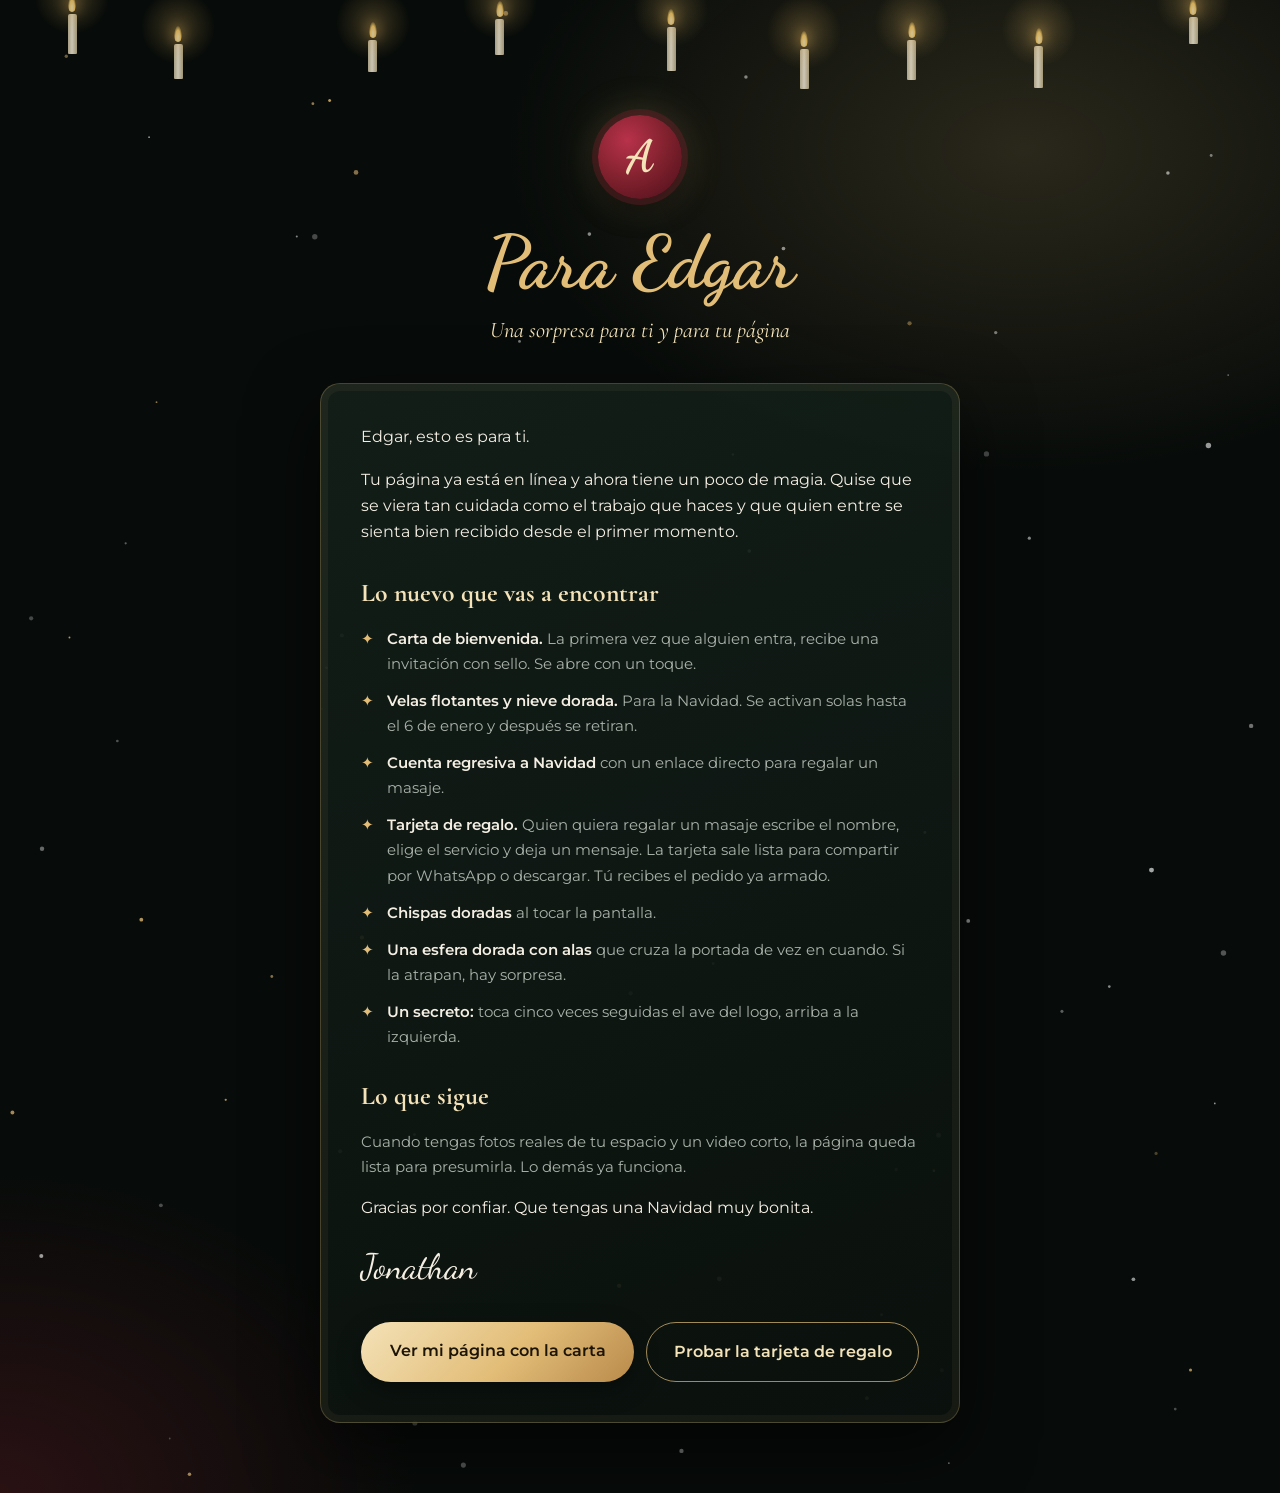
<file: edgar.html>
<!doctype html>
<html lang="es">
<head>
<meta charset="utf-8">
<meta name="viewport" content="width=device-width, initial-scale=1">
<meta name="robots" content="noindex, nofollow">
<meta name="theme-color" content="#070b09">
<title>Para Edgar</title>
<link rel="icon" href="fotos/logo-ave.png">
<link rel="preconnect" href="https://fonts.googleapis.com">
<link href="https://fonts.googleapis.com/css2?family=Cormorant+Garamond:ital,wght@0,500;0,700;1,500&family=Dancing+Script:wght@600;700&family=Montserrat:wght@400;500;600&display=swap" rel="stylesheet">
<style>
:root{--fondo:#070b09;--panel:#101a15;--oro:#e2bd78;--oro-claro:#f4e2b8;--texto:#f4eee3;--suave:#a9b1a9;--linea:rgba(226,189,120,.28);--serif:'Cormorant Garamond',serif}
*{box-sizing:border-box;margin:0}
body{background:var(--fondo);color:var(--texto);font-family:Montserrat,system-ui,sans-serif;line-height:1.65;min-height:100vh}
.hero{position:relative;overflow:hidden;padding:110px 20px 70px;background:radial-gradient(800px 500px at 80% 10%,rgba(226,189,120,.16),transparent 65%),radial-gradient(600px 460px at 0% 100%,rgba(122,31,43,.3),transparent 70%),var(--fondo)}
.caja{position:relative;z-index:2;max-width:640px;margin:0 auto}
.sello{width:84px;height:84px;border-radius:50%;display:grid;place-items:center;margin:0 auto 24px;background:radial-gradient(circle at 35% 30%,#b8324a,#7a1f2b 55%,#4a0f1a);box-shadow:0 0 0 6px rgba(122,31,43,.35),0 10px 26px rgba(0,0,0,.6),0 0 40px rgba(226,189,120,.3)}
.sello span{font-family:'Dancing Script',cursive;font-weight:700;font-size:2.8rem;color:var(--oro-claro);line-height:1}
h1{font-family:'Dancing Script',cursive;font-size:clamp(3rem,10vw,4.6rem);color:var(--oro);text-align:center;line-height:1.1;margin-bottom:8px}
.sub{text-align:center;font-family:var(--serif);font-style:italic;font-size:1.4rem;color:var(--oro-claro);margin-bottom:34px}
.papel{background:linear-gradient(160deg,rgba(20,32,26,.92),rgba(11,18,14,.92));border:1px solid var(--linea);border-radius:20px;padding:clamp(22px,5vw,40px);box-shadow:0 26px 70px rgba(0,0,0,.6),inset 0 0 0 7px rgba(226,189,120,.05)}
.papel p{margin-bottom:16px;color:var(--texto)}
.papel h2{font-family:var(--serif);font-size:1.6rem;color:var(--oro-claro);margin:26px 0 12px}
ul{list-style:none;padding:0;display:grid;gap:12px}
li{padding-left:26px;position:relative;color:var(--suave);font-size:.95rem}
li b{color:var(--texto);font-weight:600}
li::before{content:"✦";position:absolute;left:0;color:var(--oro)}
.firma{font-family:'Dancing Script',cursive;font-size:2.2rem;color:var(--oro);margin-top:10px}
.btns{display:flex;flex-wrap:wrap;gap:12px;margin-top:26px}
.btn{flex:1 1 220px;text-align:center;text-decoration:none;font-weight:600;padding:16px 22px;border-radius:999px;color:#1c1405;background:linear-gradient(135deg,#f4e2b8,#e2bd78 55%,#b98a4b);box-shadow:0 8px 24px rgba(0,0,0,.4)}
.btn.l{background:transparent;color:var(--oro-claro);border:1px solid rgba(226,189,120,.7);box-shadow:none}
body .cinta{display:none}
</style>
<link rel="stylesheet" href="magia.css">
</head>
<body>
<section class="hero">
  <div class="caja">
    <div class="sello" aria-hidden="true"><span>A</span></div>
    <h1>Para Edgar</h1>
    <p class="sub">Una sorpresa para ti y para tu página</p>
    <div class="papel">
      <p>Edgar, esto es para ti.</p>
      <p>Tu página ya está en línea y ahora tiene un poco de magia. Quise que se viera tan cuidada como el trabajo que haces y que quien entre se sienta bien recibido desde el primer momento.</p>
      <h2>Lo nuevo que vas a encontrar</h2>
      <ul>
        <li><b>Carta de bienvenida.</b> La primera vez que alguien entra, recibe una invitación con sello. Se abre con un toque.</li>
        <li><b>Velas flotantes y nieve dorada.</b> Para la Navidad. Se activan solas hasta el 6 de enero y después se retiran.</li>
        <li><b>Cuenta regresiva a Navidad</b> con un enlace directo para regalar un masaje.</li>
        <li><b>Tarjeta de regalo.</b> Quien quiera regalar un masaje escribe el nombre, elige el servicio y deja un mensaje. La tarjeta sale lista para compartir por WhatsApp o descargar. Tú recibes el pedido ya armado.</li>
        <li><b>Chispas doradas</b> al tocar la pantalla.</li>
        <li><b>Una esfera dorada con alas</b> que cruza la portada de vez en cuando. Si la atrapan, hay sorpresa.</li>
        <li><b>Un secreto:</b> toca cinco veces seguidas el ave del logo, arriba a la izquierda.</li>
      </ul>
      <h2>Lo que sigue</h2>
      <p style="color:var(--suave);font-size:.95rem">Cuando tengas fotos reales de tu espacio y un video corto, la página queda lista para presumirla. Lo demás ya funciona.</p>
      <p>Gracias por confiar. Que tengas una Navidad muy bonita.</p>
      <p class="firma">Jonathan</p>
      <div class="btns">
        <a class="btn" href="index.html?carta=1">Ver mi página con la carta</a>
        <a class="btn l" href="index.html#regalo">Probar la tarjeta de regalo</a>
      </div>
    </div>
  </div>
</section>
<script src="magia.js" defer></script>
</body>
</html>
</file>
<file: magia.css>
/* Capa de magia y Navidad de ARMAND. Todo es decorativo (aria-hidden) y se apaga con "reducir movimiento". */

/* Cinta de cuenta regresiva (solo en temporada) */
.cinta{display:block;text-align:center;padding:9px 16px;font-size:.82rem;letter-spacing:.04em;color:var(--oro-claro);background:linear-gradient(90deg,#4a0f1a,#7a1f2b 50%,#4a0f1a);border-bottom:1px solid rgba(226,189,120,.45);position:relative;z-index:70}
.cinta b{font-weight:600;color:#fff}
@media(max-width:480px){.cinta{font-size:.74rem;letter-spacing:0;padding:8px 10px}.cinta u{margin-left:0}}
.cinta .est{color:var(--oro);display:inline-block;animation:brilla 2.4s ease-in-out infinite}
.cinta u{text-decoration:none;border-bottom:1px solid rgba(226,189,120,.6);margin-left:4px}
@keyframes brilla{50%{opacity:.35;transform:scale(.8)}}

/* Hero */
.hero{position:relative;padding-top:clamp(96px,9vw,132px)}
.hero-grid{position:relative;z-index:2}
@media(max-width:860px){.hero{padding-top:92px}}

/* Velas flotantes (como un gran comedor encantado) */
.velas{position:absolute;left:0;right:0;top:0;height:140px;z-index:1;pointer-events:none;opacity:.8;-webkit-mask-image:linear-gradient(#000 62%,transparent);mask-image:linear-gradient(#000 62%,transparent)}
.vela{position:absolute;left:var(--x);top:var(--y);width:9px;height:calc(var(--h) * 1px);margin-left:-4px;border-radius:2px 2px 1px 1px;background:linear-gradient(90deg,#cfc3a3,#fbf3dc 45%,#c4b690);animation:flota 5s ease-in-out var(--d) infinite alternate;transition:transform .6s}
.vela::before{content:"";position:absolute;left:50%;bottom:100%;width:8px;height:16px;margin:0 0 2px -4px;border-radius:50% 50% 50% 50%/62% 62% 38% 38%;background:radial-gradient(ellipse at 50% 72%,#fff6d0,#ffd36a 45%,rgba(255,170,60,0) 76%);filter:drop-shadow(0 0 7px rgba(255,200,100,.9));animation:llama .2s ease-in-out infinite alternate}
.vela::after{content:"";position:absolute;left:50%;bottom:100%;width:78px;height:78px;margin:0 0 -22px -39px;border-radius:50%;background:radial-gradient(circle,rgba(255,205,110,.28),transparent 68%);pointer-events:none}
.velas.aviva .vela{filter:brightness(1.5) saturate(1.2)}
@keyframes flota{from{transform:translateY(-7px)}to{transform:translateY(8px)}}
@keyframes llama{from{transform:scale(1,.9) skewX(-4deg)}to{transform:scale(.94,1.08) skewX(4deg)}}

/* Nieve dorada */
.nieve{position:absolute;inset:0;width:100%;height:100%;z-index:1;pointer-events:none}

/* Chispas al tocar */
.chispas{position:fixed;inset:0;width:100%;height:100%;z-index:250;pointer-events:none}

/* Esfera dorada con alas */
.esfera{position:absolute;left:0;top:0;width:46px;height:46px;z-index:3;cursor:pointer;display:none;touch-action:manipulation;-webkit-tap-highlight-color:transparent}
.esfera i{position:absolute;left:16px;top:16px;width:14px;height:14px;border-radius:50%;background:radial-gradient(circle at 35% 30%,#fff3c4,#e2bd78 55%,#b98a4b);box-shadow:0 0 14px rgba(255,214,120,.95)}
.esfera b{position:absolute;top:17px;width:17px;height:8px;background:linear-gradient(rgba(255,255,255,.9),rgba(255,255,255,.12));animation:aleta .09s ease-in-out infinite alternate}
.esfera b:nth-of-type(1){right:30px;border-radius:100% 0 0 0;transform-origin:100% 100%}
.esfera b:nth-of-type(2){left:30px;border-radius:0 100% 0 0;transform-origin:0 100%;animation-direction:alternate-reverse}
@keyframes aleta{from{transform:rotate(-24deg) scaleY(.7)}to{transform:rotate(18deg) scaleY(1.05)}}

/* Aviso */
.aviso-magico{position:fixed;left:50%;bottom:96px;transform:translate(-50%,20px);z-index:95;max-width:min(88vw,420px);padding:13px 22px;border-radius:999px;font-size:.92rem;text-align:center;color:#1c1405;background:linear-gradient(135deg,#f4e2b8,#e2bd78);box-shadow:0 10px 34px rgba(0,0,0,.55),0 0 28px rgba(226,189,120,.55);opacity:0;pointer-events:none;transition:opacity .4s,transform .4s}
.aviso-magico.ver{opacity:1;transform:translate(-50%,0)}

/* Regalo de Navidad */
#regalo{position:relative;overflow:hidden}
#regalo .regalo-caja{position:relative;z-index:2}
#regalo.navidad{background:radial-gradient(700px 380px at 85% 50%,rgba(226,189,120,.2),transparent 65%),radial-gradient(520px 320px at 5% 100%,rgba(122,31,43,.4),transparent 70%),#0e0c07;padding-top:clamp(70px,8vw,110px)}
.luces{position:absolute;left:0;right:0;top:0;display:flex;height:34px;z-index:1;pointer-events:none}
.luz{position:relative;flex:1}
.luz::before{content:"";position:absolute;left:0;right:0;top:-16px;height:26px;border-bottom:1px solid rgba(226,189,120,.4);border-radius:50%}
.luz i{position:absolute;left:50%;top:9px;width:9px;height:13px;margin-left:-4px;border-radius:50% 50% 45% 45%/40% 40% 60% 60%;background:var(--c);box-shadow:0 0 12px 2px var(--c);animation:titila 2.2s ease-in-out var(--d) infinite}
@keyframes titila{0%,100%{opacity:1}50%{opacity:.28}}

@media(prefers-reduced-motion:reduce){
  .vela,.vela::before,.cinta .est,.luz i,.esfera b{animation:none}
}

/* Tarjeta de regalo */
.tj-abre{margin-left:12px}
.regalo-caja>a+.tj-abre,.regalo-caja .tj-abre{margin-top:0}
.tj-wrap{position:relative;z-index:2;padding-top:30px}
.tj{background:rgba(16,26,21,.85);border:1px solid var(--linea);border-radius:22px;padding:clamp(20px,4vw,38px);backdrop-filter:blur(6px)}
.tj h3{font-family:var(--serif);font-size:1.7rem;color:var(--oro-claro);margin-bottom:6px}
.tj-cols{display:grid;grid-template-columns:1fr 340px;gap:30px;align-items:start;margin-top:18px}
.tj-form{display:grid;gap:14px}
.tj-form label{display:grid;gap:6px;font-size:.78rem;letter-spacing:.14em;text-transform:uppercase;color:var(--oro);font-weight:600}
.tj-form input,.tj-form select,.tj-form textarea{font:inherit;font-size:16px;letter-spacing:0;text-transform:none;font-weight:400;color:var(--texto);background:#0b120e;border:1px solid var(--linea);border-radius:12px;padding:13px 14px;width:100%}
.tj-form textarea{resize:vertical;min-height:84px}
.tj-form input:focus,.tj-form select:focus,.tj-form textarea:focus{outline:2px solid var(--oro);outline-offset:1px}
.tj-vista canvas{width:100%;height:auto;aspect-ratio:3/4;border-radius:14px;border:1px solid var(--linea);box-shadow:0 20px 50px rgba(0,0,0,.55);display:block}
.tj-btns{display:flex;flex-wrap:wrap;gap:12px;margin-top:22px}
.tj-btns .btn{flex:1 1 200px;justify-content:center;text-align:center}
.tj-nota{margin-top:14px;font-size:.82rem;color:var(--suave)}
@media(max-width:760px){
  .tj-cols{grid-template-columns:1fr}
  .tj-vista{max-width:300px;margin:6px auto 0}
  .tj-abre{margin-left:0;margin-top:12px}
}

/* Carta de bienvenida */
.carta{position:fixed;inset:0;z-index:200;display:grid;place-items:center;padding:24px;background:radial-gradient(700px 520px at 50% 40%,rgba(226,189,120,.18),transparent 70%),radial-gradient(500px 400px at 10% 100%,rgba(122,31,43,.35),transparent 70%),#050806;transition:opacity .8s,visibility .8s}
.carta.sale{opacity:0;visibility:hidden}
.carta-caja{position:relative;width:min(88vw,380px);min-height:420px;display:flex;flex-direction:column;align-items:center;justify-content:center;text-align:center;padding:34px 24px;border:1px solid rgba(226,189,120,.55);border-radius:18px;background:linear-gradient(160deg,#14201a,#0b120e);box-shadow:0 30px 80px rgba(0,0,0,.7),inset 0 0 0 7px rgba(226,189,120,.06)}
.carta-sobre{font-size:.72rem;letter-spacing:.3em;text-transform:uppercase;color:var(--oro);margin-bottom:26px}
.carta-papel{position:absolute;left:22px;right:22px;top:80px;padding:30px 12px;border-radius:10px;background:linear-gradient(#f6ecd2,#e8d5a6);color:#2a1d08;opacity:0;transform:translateY(40px) scale(.94);transition:opacity .8s .35s,transform .9s .35s;display:grid;gap:8px;box-shadow:0 14px 36px rgba(0,0,0,.5)}
.carta-papel span{font-size:.8rem;letter-spacing:.2em;text-transform:uppercase;color:#7a5a1e}
.carta-papel b{font-family:'Dancing Script',cursive;font-size:2.3rem;line-height:1.1;color:#4a0f1a}
.carta-papel em{font-family:var(--serif);font-size:1.1rem;color:#4b3a18}
.carta-sello{width:104px;height:104px;border-radius:50%;border:0;cursor:pointer;display:grid;place-items:center;background:radial-gradient(circle at 35% 30%,#b8324a,#7a1f2b 55%,#4a0f1a);box-shadow:0 0 0 6px rgba(122,31,43,.35),0 10px 26px rgba(0,0,0,.6),0 0 40px rgba(226,189,120,.25);animation:latido 2.2s ease-in-out infinite;transition:transform .7s,opacity .6s}
.carta-sello span{font-family:'Dancing Script',cursive;font-weight:700;font-size:3.4rem;line-height:1;color:var(--oro-claro);text-shadow:0 2px 3px rgba(0,0,0,.5)}
@keyframes latido{50%{transform:scale(1.07)}}
.carta-pista{margin-top:22px;font-size:.88rem;color:var(--suave)}
.carta-saltar{margin-top:20px;background:none;border:0;color:var(--suave);font:inherit;font-size:.8rem;text-decoration:underline;cursor:pointer;padding:10px}
.carta.abre .carta-sello{transform:scale(1.9) rotate(18deg);opacity:0;animation:none;pointer-events:none}
.carta.abre .carta-papel{opacity:1;transform:none}
.carta.abre .carta-sobre,.carta.abre .carta-pista,.carta.abre .carta-saltar{opacity:0;transition:opacity .4s}

/* Privacidad y casilla del formulario */
.link-priv{margin-top:14px;background:none;border:0;font:inherit;font-size:.8rem;color:var(--suave);text-decoration:underline;cursor:pointer;padding:10px 14px}
.link-priv:hover{color:var(--oro-claro)}
.priv{border:1px solid var(--linea);border-radius:20px;background:#0c1511;color:var(--texto);padding:0;max-width:min(92vw,560px);width:100%;margin:auto;box-shadow:0 30px 80px rgba(0,0,0,.7)}
.priv::backdrop{background:rgba(0,0,0,.72);backdrop-filter:blur(3px)}
.priv-caja{padding:clamp(22px,5vw,34px);max-height:86vh;overflow:auto;text-align:left}
.priv h2{font-family:var(--serif);font-size:1.9rem;color:var(--oro-claro);margin-bottom:14px}
.priv p{font-size:.92rem;line-height:1.65;color:var(--suave);margin-bottom:14px}
.priv p b{color:var(--texto);font-weight:600}
.priv .btn{margin-top:6px;position:relative!important;inset:auto!important;display:flex;width:100%;justify-content:center;padding:15px 32px;white-space:nowrap}
.check{display:flex;gap:10px;align-items:flex-start;font-size:.86rem;color:var(--suave);cursor:pointer;line-height:1.4}
.check input{width:20px;height:20px;margin-top:1px;accent-color:#e2bd78;flex:none}
</file>
